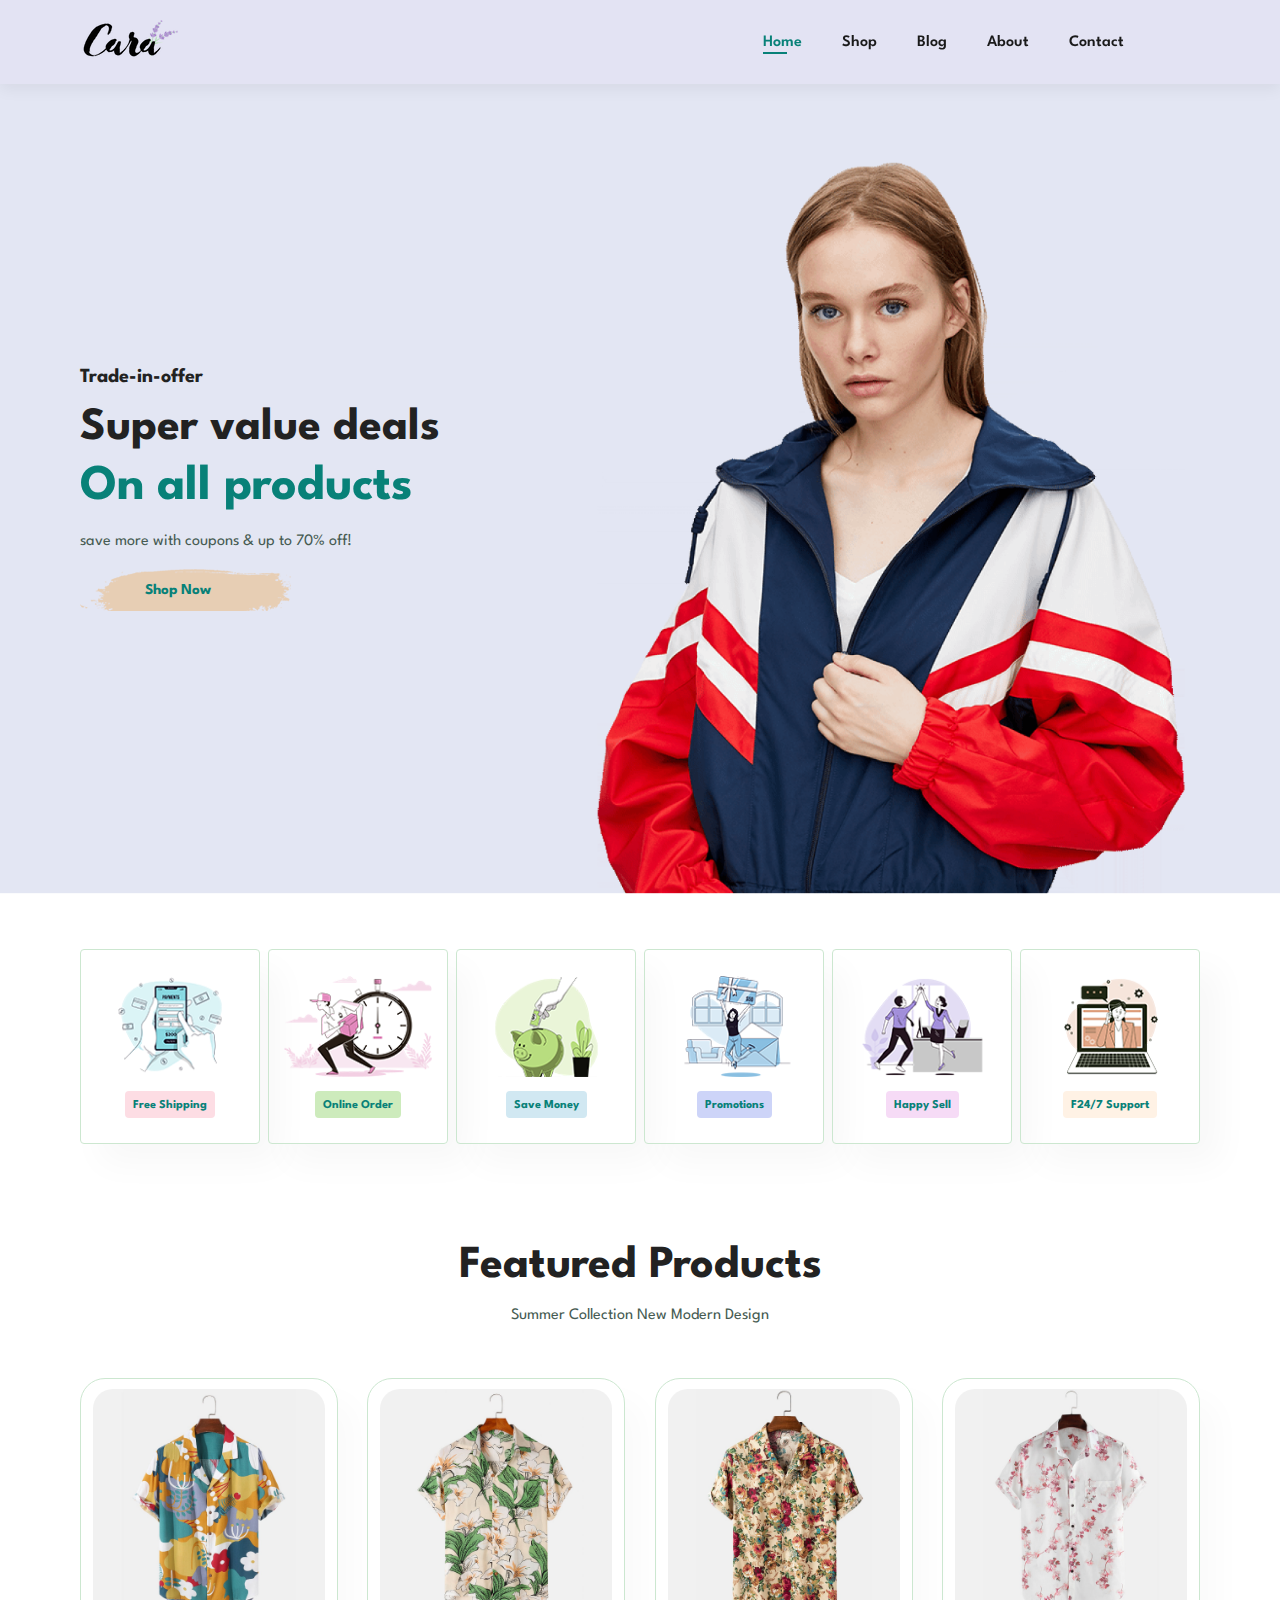
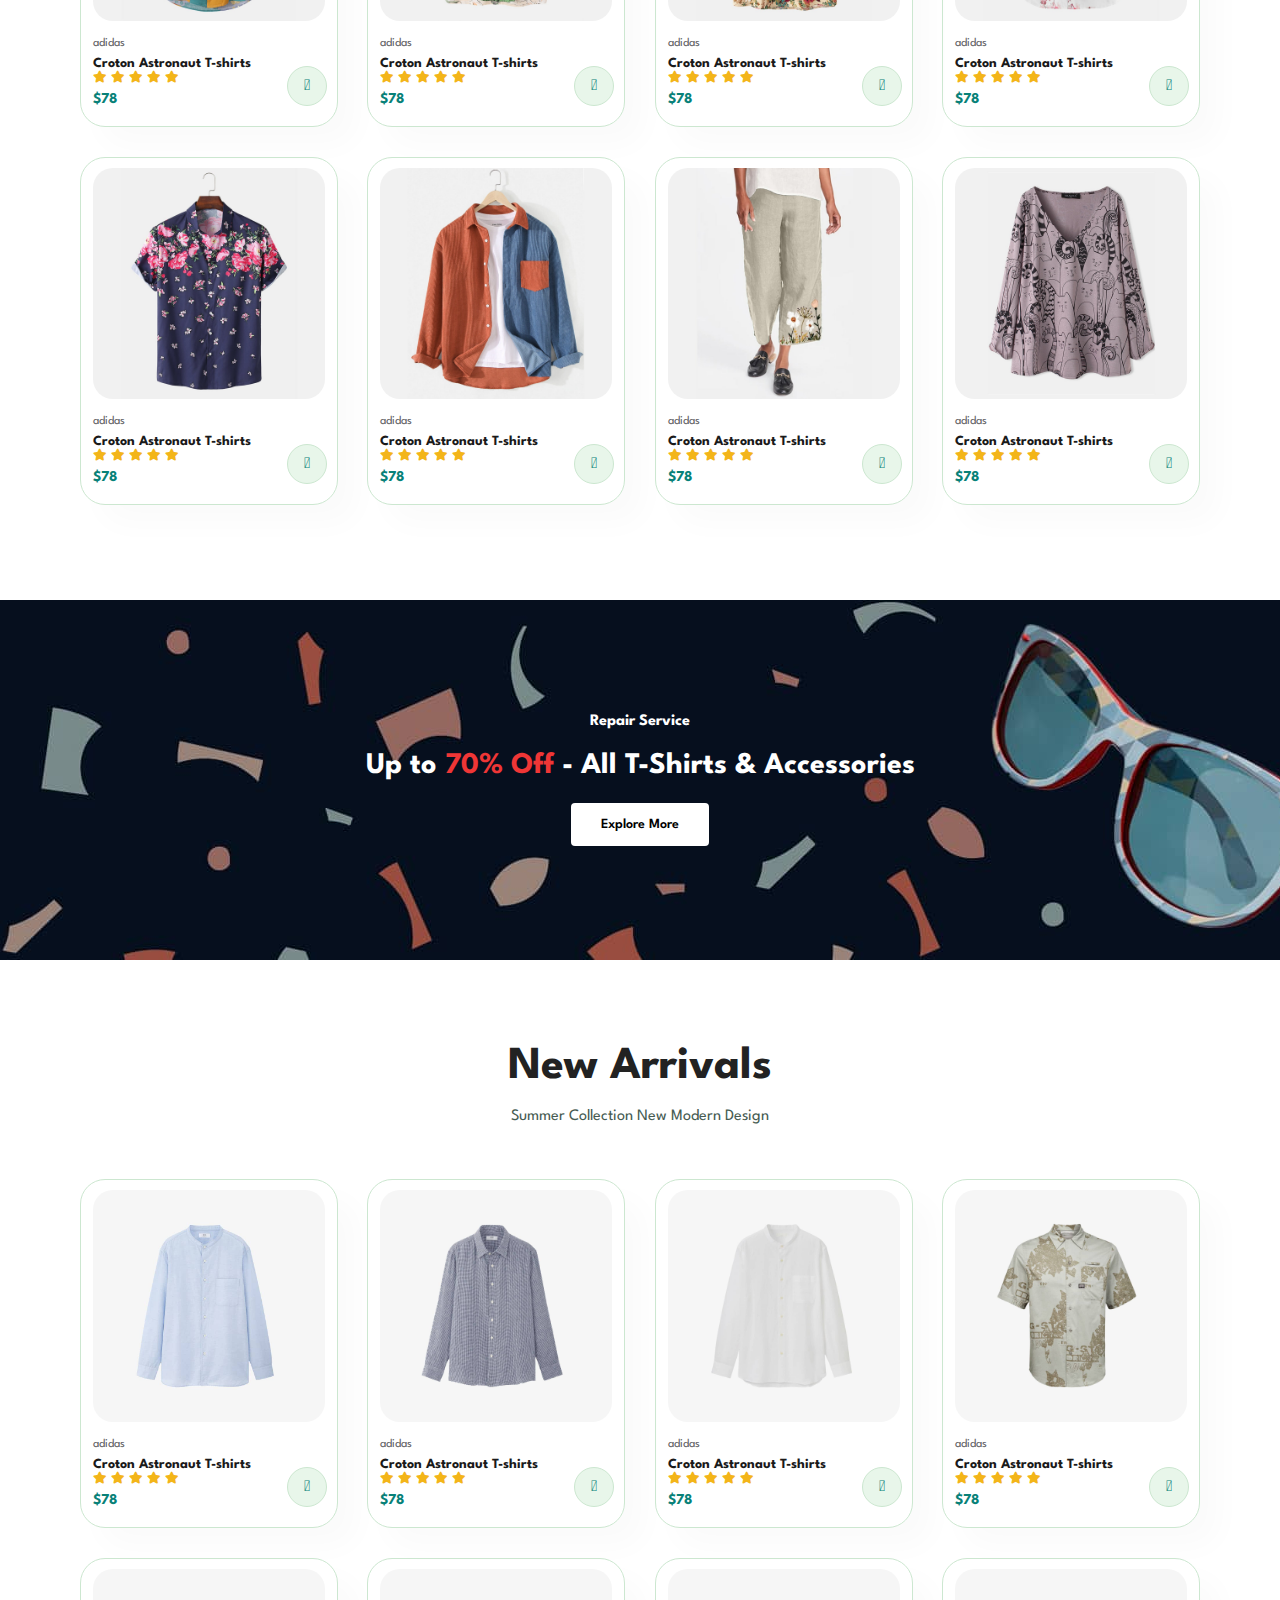
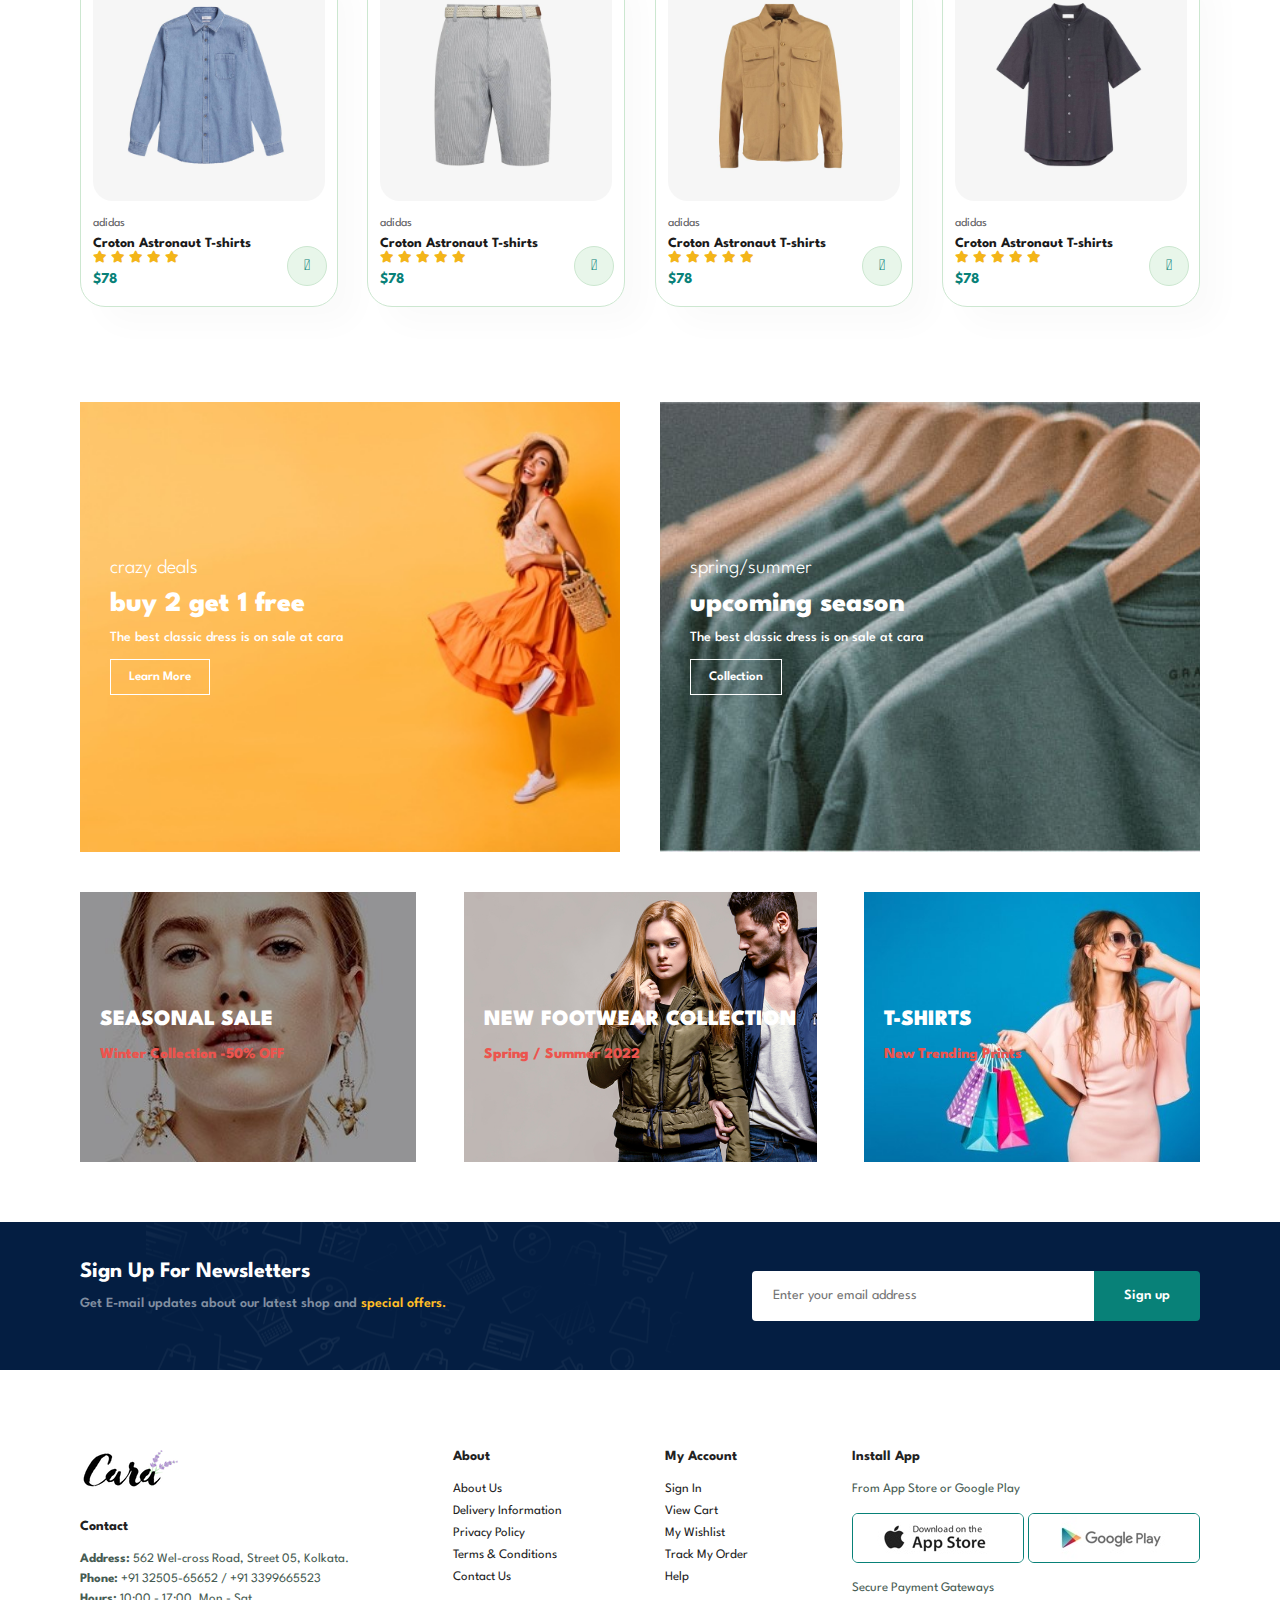
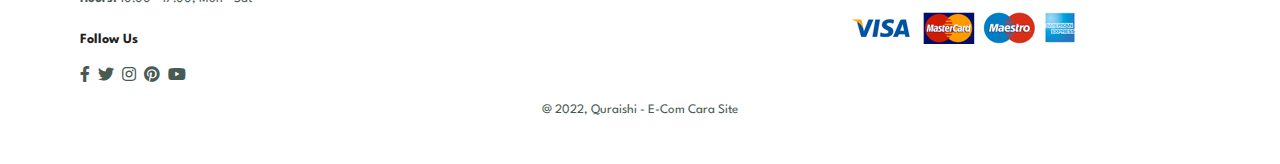
<file: index.html>
<!DOCTYPE html>
<html lang="en">
  <head>
    <meta charset="UTF-8" />
    <meta http-equiv="X-UA-Compatible" content="IE=edge" />
    <meta name="viewport" content="width=device-width, initial-scale=1.0" />
    <title>Cara | E-Commerce</title>
    <!-- Font-Awesone CDN Link -->
    <link
      rel="stylesheet"
      href="https://pro.fontawesome.com/releases/v5.10.0/css/all.css"
    />
    <!--Link Style.CSS-->
    <link rel="stylesheet" href="./style.css" />
  </head>
  <body>
    <!---Header-->
    <section id="header">
      <!-- logo -->
      <a href="./index.html"><img src="./img/logo.png" class="logo" alt="logo" /></a>
      <!-- Nav-Links -->
      <div>
        <ul id="navbar">
          <li><a class="active" href="./index.html">Home</a></li>
          <li><a href="./shop.html">Shop</a></li>
          <li><a href="./blog.html">Blog</a></li>
          <li><a href="./about.html">About</a></li>
          <li><a href="./contact.html">Contact</a></li>
          <li id="lg-bag">
            <a href="./cart.html"><i class="far fa-shopping-bag"></i></a>
          </li>
          <a href="#" id="closed"><i class="far fa-times"></i></a>
        </ul>
      </div>
      <!-- Mobile Nav -->
      <div id="mobile">
        <a href="./cart.html"><i class="far fa-shopping-bag"></i></a>
        <i id="bar" class="fas fa-outdent"></i>
      </div>
    </section>
    <!--Hero section -->
    <section id="hero">
      <h4>Trade-in-offer</h4>
      <h2>Super value deals</h2>
      <h1>On all products</h1>
      <p>save more with coupons & up to 70% off!</p>
      <button class="">Shop Now</button>
    </section>
    <!-- Features -->
    <section id="feature" class="section-p1">
      <div class="fe-box">
        <img src="./img/features/f1.png" alt="" />
        <h6>Free Shipping</h6>
      </div>
      <div class="fe-box">
        <img src="./img/features/f2.png" alt="" />
        <h6>Online Order</h6>
      </div>
      <div class="fe-box">
        <img src="./img/features/f3.png" alt="" />
        <h6>Save Money</h6>
      </div>
      <div class="fe-box">
        <img src="./img/features/f4.png" alt="" />
        <h6>Promotions</h6>
      </div>
      <div class="fe-box">
        <img src="./img/features/f5.png" alt="" />
        <h6>Happy Sell</h6>
      </div>
      <div class="fe-box">
        <img src="./img/features/f6.png" alt="" />
        <h6>F24/7 Support</h6>
      </div>
    </section>
    <!--Features Products-->
    <section id="product1" class="section-p1">
      <h2>Featured Products</h2>
      <p>Summer Collection New Modern Design</p>
      <div class="pro-container">
        <!--Product--->
        <div class="pro">
          <img src="./img/products/f1.jpg" alt="product-1" srcset="" />
          <div class="des">
            <span>adidas</span>
            <h5>Croton Astronaut T-shirts</h5>
            <div class="star">
              <i class="fas fa-star"></i>
              <i class="fas fa-star"></i>
              <i class="fas fa-star"></i>
              <i class="fas fa-star"></i>
              <i class="fas fa-star"></i>
            </div>
            <h4>$78</h4>
          </div>
          <a href="#"><i class="fal fa-shopping-cart cart"></i></a>
        </div>
        <!--Product--->
        <div class="pro">
          <img src="./img/products/f2.jpg" alt="product-1" srcset="" />
          <div class="des">
            <span>adidas</span>
            <h5>Croton Astronaut T-shirts</h5>
            <div class="star">
              <i class="fas fa-star"></i>
              <i class="fas fa-star"></i>
              <i class="fas fa-star"></i>
              <i class="fas fa-star"></i>
              <i class="fas fa-star"></i>
            </div>
            <h4>$78</h4>
          </div>
          <a href="#"><i class="fal fa-shopping-cart cart"></i></a>
        </div>
        <!--Product--->
        <div class="pro">
          <img src="./img/products/f3.jpg" alt="product-1" />
          <div class="des">
            <span>adidas</span>
            <h5>Croton Astronaut T-shirts</h5>
            <div class="star">
              <i class="fas fa-star"></i>
              <i class="fas fa-star"></i>
              <i class="fas fa-star"></i>
              <i class="fas fa-star"></i>
              <i class="fas fa-star"></i>
            </div>
            <h4>$78</h4>
          </div>
          <a href="#"><i class="fal fa-shopping-cart cart"></i></a>
        </div>
        <!--Product--->
        <div class="pro">
          <img src="./img/products/f4.jpg" alt="product-1" srcset="" />
          <div class="des">
            <span>adidas</span>
            <h5>Croton Astronaut T-shirts</h5>
            <div class="star">
              <i class="fas fa-star"></i>
              <i class="fas fa-star"></i>
              <i class="fas fa-star"></i>
              <i class="fas fa-star"></i>
              <i class="fas fa-star"></i>
            </div>
            <h4>$78</h4>
          </div>
          <a href="#"><i class="fal fa-shopping-cart cart"></i></a>
        </div>
        <!--Product--->
        <div class="pro">
          <img src="./img/products/f5.jpg" alt="product-1" srcset="" />
          <div class="des">
            <span>adidas</span>
            <h5>Croton Astronaut T-shirts</h5>
            <div class="star">
              <i class="fas fa-star"></i>
              <i class="fas fa-star"></i>
              <i class="fas fa-star"></i>
              <i class="fas fa-star"></i>
              <i class="fas fa-star"></i>
            </div>
            <h4>$78</h4>
          </div>
          <a href="#"><i class="fal fa-shopping-cart cart"></i></a>
        </div>
        <!--Product--->
        <div class="pro">
          <img src="./img/products/f6.jpg" alt="product-1" srcset="" />
          <div class="des">
            <span>adidas</span>
            <h5>Croton Astronaut T-shirts</h5>
            <div class="star">
              <i class="fas fa-star"></i>
              <i class="fas fa-star"></i>
              <i class="fas fa-star"></i>
              <i class="fas fa-star"></i>
              <i class="fas fa-star"></i>
            </div>
            <h4>$78</h4>
          </div>
          <a href="#"><i class="fal fa-shopping-cart cart"></i></a>
        </div>
        <!--Product--->
        <div class="pro">
          <img src="./img/products/f7.jpg" alt="product-1" srcset="" />
          <div class="des">
            <span>adidas</span>
            <h5>Croton Astronaut T-shirts</h5>
            <div class="star">
              <i class="fas fa-star"></i>
              <i class="fas fa-star"></i>
              <i class="fas fa-star"></i>
              <i class="fas fa-star"></i>
              <i class="fas fa-star"></i>
            </div>
            <h4>$78</h4>
          </div>
          <a href="#"><i class="fal fa-shopping-cart cart"></i></a>
        </div>
        <!--Product--->
        <div class="pro">
          <img src="./img/products/f8.jpg" alt="product-1" srcset="" />
          <div class="des">
            <span>adidas</span>
            <h5>Croton Astronaut T-shirts</h5>
            <div class="star">
              <i class="fas fa-star"></i>
              <i class="fas fa-star"></i>
              <i class="fas fa-star"></i>
              <i class="fas fa-star"></i>
              <i class="fas fa-star"></i>
            </div>
            <h4>$78</h4>
          </div>
          <a href="#"><i class="fal fa-shopping-cart cart"></i></a>
        </div>
      </div>
    </section>
    <!--Banner-->
    <div id="banner" class="section-m1">
      <h4>Repair Service</h4>
      <h2>Up to <span>70% Off</span> - All T-Shirts & Accessories</h2>
      <button class="normal">Explore More</button>
    </div>
    <!---New Arrival Products-->
    <section id="product1" class="section-p1">
      <h2>New Arrivals</h2>
      <p>Summer Collection New Modern Design</p>
      <div class="pro-container">
        <!--Product--->
        <div class="pro">
          <img src="./img/products/n1.jpg" alt="product-1" srcset="" />
          <div class="des">
            <span>adidas</span>
            <h5>Croton Astronaut T-shirts</h5>
            <div class="star">
              <i class="fas fa-star"></i>
              <i class="fas fa-star"></i>
              <i class="fas fa-star"></i>
              <i class="fas fa-star"></i>
              <i class="fas fa-star"></i>
            </div>
            <h4>$78</h4>
          </div>
          <a href="#"><i class="fal fa-shopping-cart cart"></i></a>
        </div>
        <!--Product--->
        <div class="pro">
          <img src="./img/products/n2.jpg" alt="product-1" srcset="" />
          <div class="des">
            <span>adidas</span>
            <h5>Croton Astronaut T-shirts</h5>
            <div class="star">
              <i class="fas fa-star"></i>
              <i class="fas fa-star"></i>
              <i class="fas fa-star"></i>
              <i class="fas fa-star"></i>
              <i class="fas fa-star"></i>
            </div>
            <h4>$78</h4>
          </div>
          <a href="#"><i class="fal fa-shopping-cart cart"></i></a>
        </div>
        <!--Product--->
        <div class="pro">
          <img src="./img/products/n3.jpg" alt="product-1" />
          <div class="des">
            <span>adidas</span>
            <h5>Croton Astronaut T-shirts</h5>
            <div class="star">
              <i class="fas fa-star"></i>
              <i class="fas fa-star"></i>
              <i class="fas fa-star"></i>
              <i class="fas fa-star"></i>
              <i class="fas fa-star"></i>
            </div>
            <h4>$78</h4>
          </div>
          <a href="#"><i class="fal fa-shopping-cart cart"></i></a>
        </div>
        <!--Product--->
        <div class="pro">
          <img src="./img/products/n4.jpg" alt="product-1" srcset="" />
          <div class="des">
            <span>adidas</span>
            <h5>Croton Astronaut T-shirts</h5>
            <div class="star">
              <i class="fas fa-star"></i>
              <i class="fas fa-star"></i>
              <i class="fas fa-star"></i>
              <i class="fas fa-star"></i>
              <i class="fas fa-star"></i>
            </div>
            <h4>$78</h4>
          </div>
          <a href="#"><i class="fal fa-shopping-cart cart"></i></a>
        </div>
        <!--Product--->
        <div class="pro">
          <img src="./img/products/n5.jpg" alt="product-1" srcset="" />
          <div class="des">
            <span>adidas</span>
            <h5>Croton Astronaut T-shirts</h5>
            <div class="star">
              <i class="fas fa-star"></i>
              <i class="fas fa-star"></i>
              <i class="fas fa-star"></i>
              <i class="fas fa-star"></i>
              <i class="fas fa-star"></i>
            </div>
            <h4>$78</h4>
          </div>
          <a href="#"><i class="fal fa-shopping-cart cart"></i></a>
        </div>
        <!--Product--->
        <div class="pro">
          <img src="./img/products/n6.jpg" alt="product-1" srcset="" />
          <div class="des">
            <span>adidas</span>
            <h5>Croton Astronaut T-shirts</h5>
            <div class="star">
              <i class="fas fa-star"></i>
              <i class="fas fa-star"></i>
              <i class="fas fa-star"></i>
              <i class="fas fa-star"></i>
              <i class="fas fa-star"></i>
            </div>
            <h4>$78</h4>
          </div>
          <a href="#"><i class="fal fa-shopping-cart cart"></i></a>
        </div>
        <!--Product--->
        <div class="pro">
          <img src="./img/products/n7.jpg" alt="product-1" srcset="" />
          <div class="des">
            <span>adidas</span>
            <h5>Croton Astronaut T-shirts</h5>
            <div class="star">
              <i class="fas fa-star"></i>
              <i class="fas fa-star"></i>
              <i class="fas fa-star"></i>
              <i class="fas fa-star"></i>
              <i class="fas fa-star"></i>
            </div>
            <h4>$78</h4>
          </div>
          <a href="#"><i class="fal fa-shopping-cart cart"></i></a>
        </div>
        <!--Product--->
        <div class="pro">
          <img src="./img/products/n8.jpg" alt="product-1" srcset="" />
          <div class="des">
            <span>adidas</span>
            <h5>Croton Astronaut T-shirts</h5>
            <div class="star">
              <i class="fas fa-star"></i>
              <i class="fas fa-star"></i>
              <i class="fas fa-star"></i>
              <i class="fas fa-star"></i>
              <i class="fas fa-star"></i>
            </div>
            <h4>$78</h4>
          </div>
          <a href="#"><i class="fal fa-shopping-cart cart"></i></a>
        </div>
      </div>
    </section>
    <!---SM-Banner-->
    <section id="sm-banner" class="section-p1">
      <!--banner-box-->
      <div class="banner-box banner-box-1">
        <h4>crazy deals</h4>
        <h2>buy 2 get 1 free</h2>
        <span>The best classic dress is on sale at cara</span>
        <button class="white">Learn More</button>
      </div>
      <!--banner-box-->
      <div class="banner-box banner-box-2">
        <h4>spring/summer</h4>
        <h2>upcoming season</h2>
        <span>The best classic dress is on sale at cara</span>
        <button class="white">Collection</button>
      </div>
    </section>
    <!---Banner-->
    <section id="banner3">
      <!---b-1-->
      <div class="banner-box b-1">
        <h2>SEASONAL SALE</h2>
        <h3>Winter Collection -50% OFF</h3>
      </div>
      <!---b-2-->
      <div class="banner-box b-2">
        <h2>NEW FOOTWEAR COLLECTION</h2>
        <h3>Spring / Summer 2022</h3>
      </div>
      <!---b-3-->
      <div class="banner-box b-3">
        <h2>T-SHIRTS</h2>
        <h3>New Trending Prints</h3>
      </div>
    </section>
    <!---newsletter-->
    <section id="newsletter" class="section-p1 section-m1">
      <div class="newstext">
        <h4>Sign Up For Newsletters</h4>
        <p>
          Get E-mail updates about our latest shop and
          <span>special offers.</span>
        </p>
      </div>
      <div class="form">
        <input type="text" placeholder="Enter your email address" />
        <button class="normal">Sign up</button>
      </div>
    </section>
    <!---Footer-->
    <footer class="section-p1">
      <div class="col">
        <img class="f-logo" src="./img/logo.png" alt="logo" />
        <h4>Contact</h4>
        <p><strong>Address:</strong> 562 Wel-cross Road, Street 05, Kolkata.</p>
        <p><strong>Phone:</strong> +91 32505-65652 / +91 3399665523</p>
        <p><strong>Hours:</strong> 10:00 - 17:00, Mon - Sat</p>
        <div class="follow">
          <h4>Follow Us</h4>
          <div class="icon">
            <i class="fab fa-facebook-f"></i>
            <i class="fab fa-twitter"></i>
            <i class="fab fa-instagram"></i>
            <i class="fab fa-pinterest"></i>
            <i class="fab fa-youtube"></i>
          </div>
        </div>
      </div>
      <div class="col">
        <h4>About</h4>
        <a href="#">About Us</a>
        <a href="#">Delivery Information</a>
        <a href="#">Privacy Policy</a>
        <a href="#">Terms & Conditions</a>
        <a href="#">Contact Us</a>
      </div>
      <div class="col">
        <h4>My Account</h4>
        <a href="#">Sign In</a>
        <a href="#">View Cart</a>
        <a href="#">My Wishlist</a>
        <a href="#">Track My Order</a>
        <a href="#">Help</a>
      </div>
      <div class="col install">
        <h4>Install App</h4>
        <p>From App Store or Google Play</p>
        <div class="row">
          <img src="./img/pay/app.jpg" alt="app" />
          <img src="./img/pay/play.jpg" alt="play" />
        </div>
        <p>Secure Payment Gateways</p>
        <img src="./img/pay/pay.png" alt="pay" />
      </div>
      <div class="copyright">
        <p>@ 2022, Quraishi - E-Com Cara Site</p>
      </div>
    </footer>

    <!--Link JavaScript-->
    <script src="./script.js"></script>
  </body>
</html>
</file>
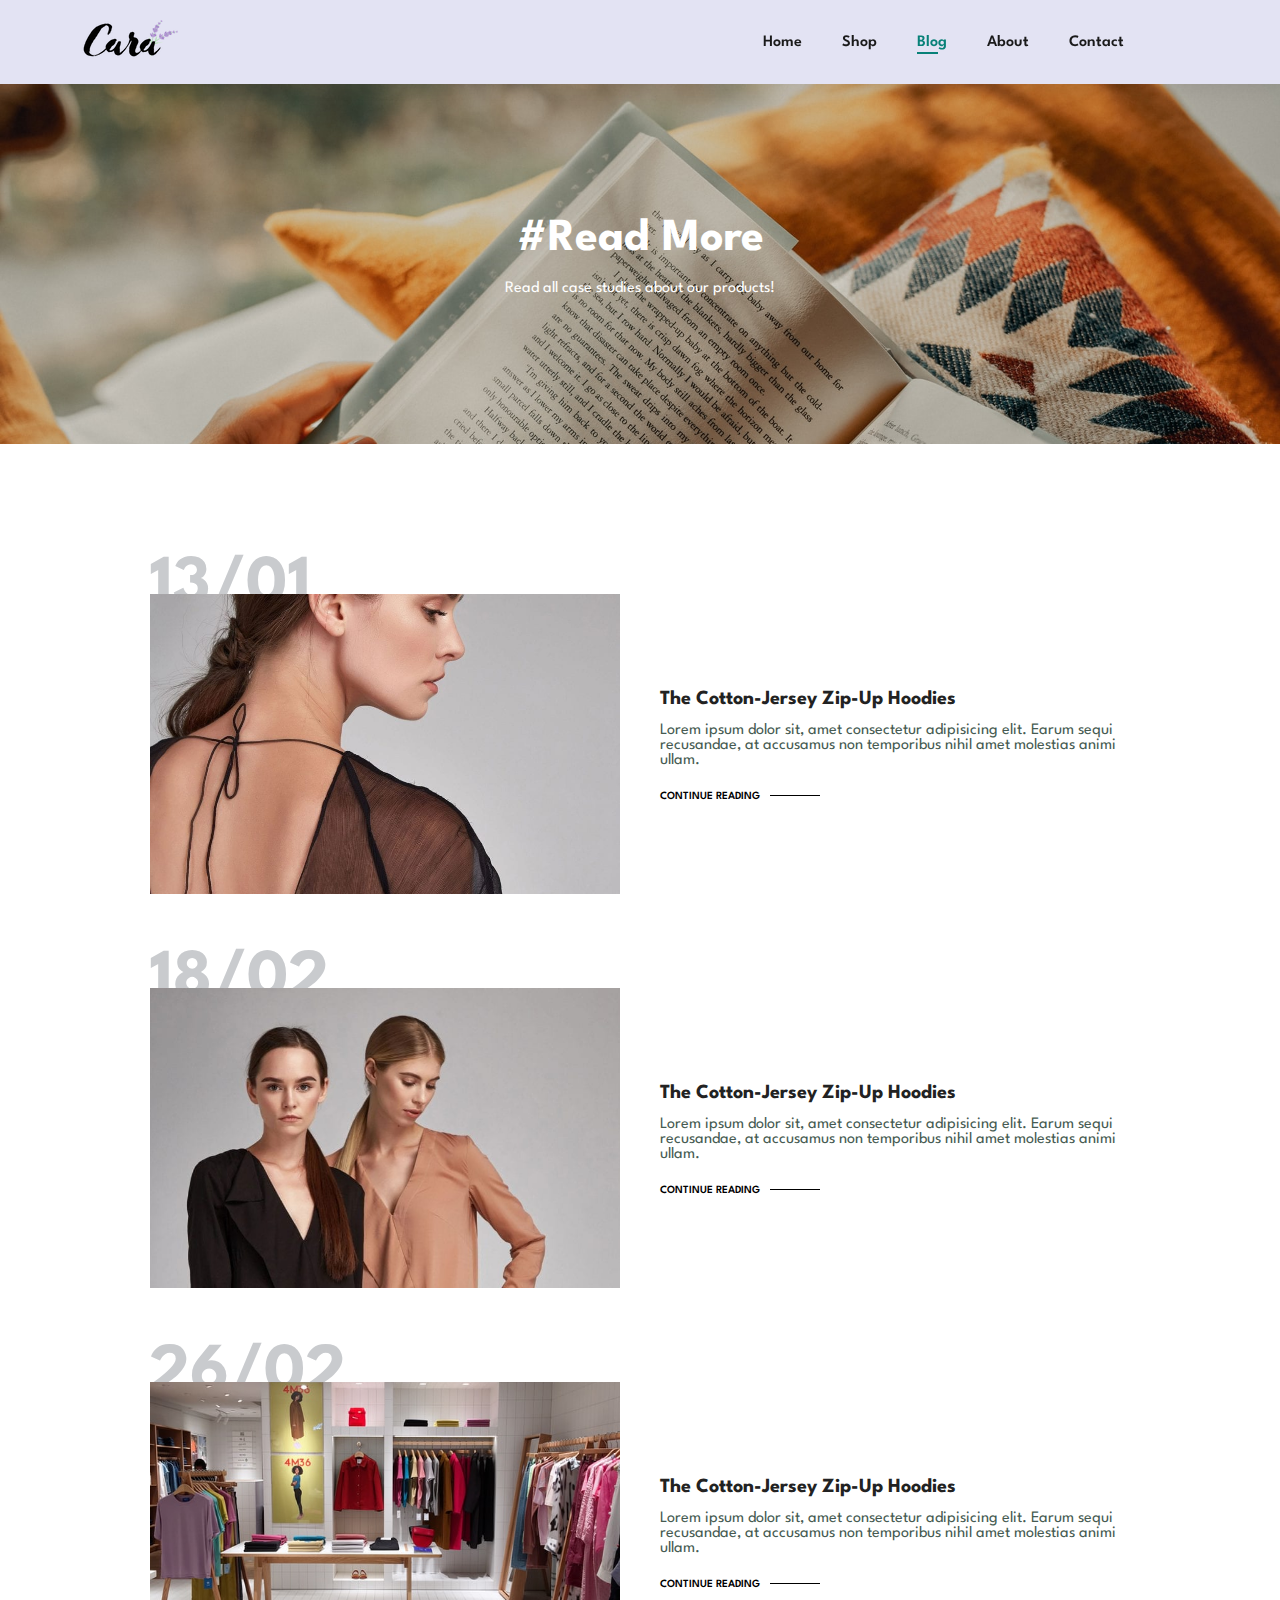
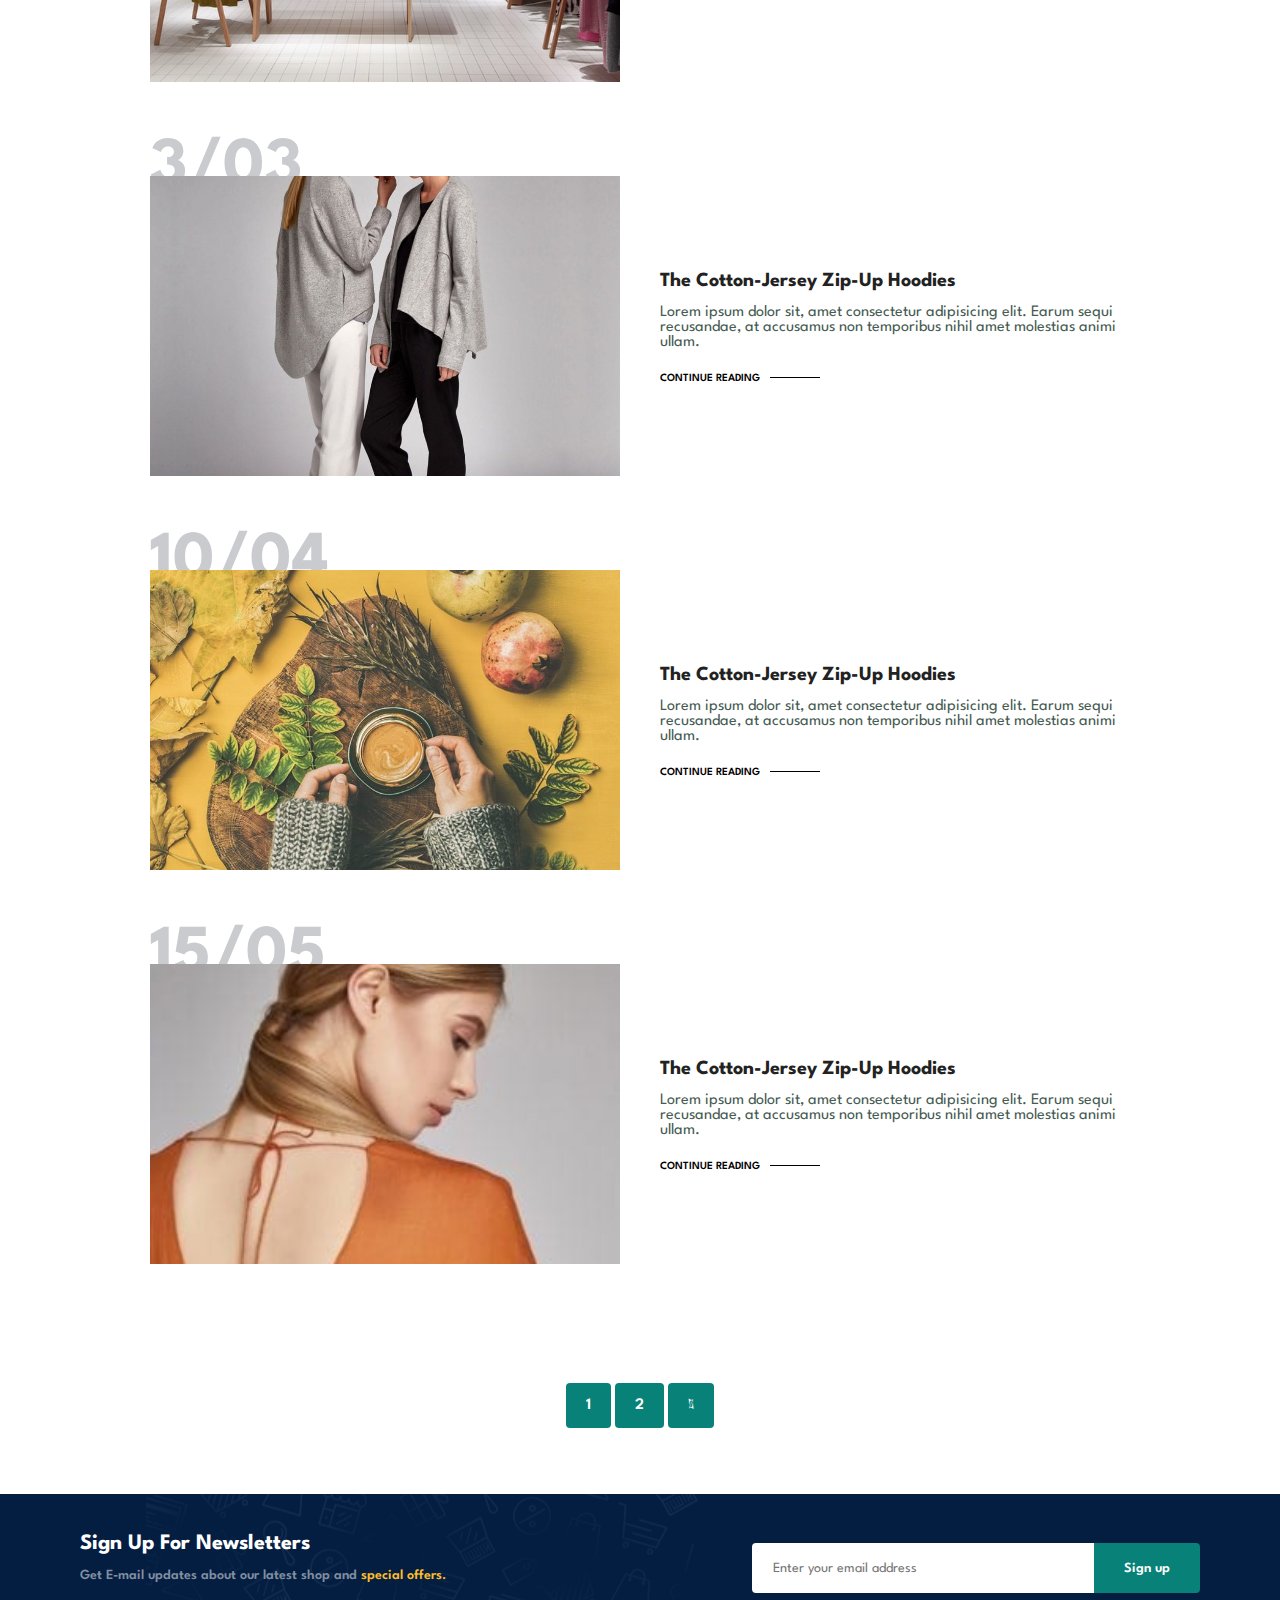
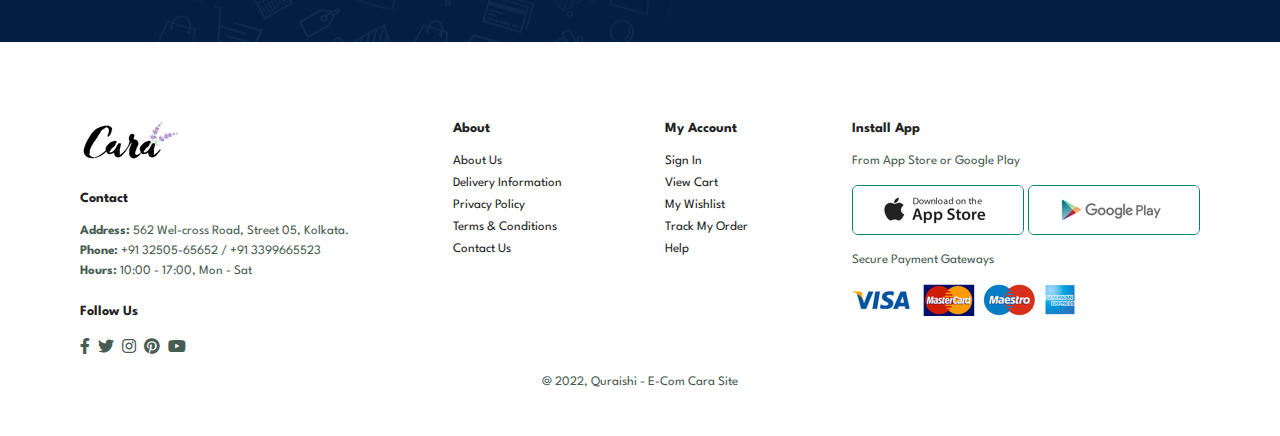
<file: blog.html>
<!DOCTYPE html>
<html lang="en">
  <head>
    <meta charset="UTF-8" />
    <meta http-equiv="X-UA-Compatible" content="IE=edge" />
    <meta name="viewport" content="width=device-width, initial-scale=1.0" />
    <title>Cara | E-Commerce</title>
    <!-- Font-Awesone CDN Link -->
    <link
      rel="stylesheet"
      href="https://pro.fontawesome.com/releases/v5.10.0/css/all.css"
    />
    <!--Link Style.CSS-->
    <link rel="stylesheet" href="./style.css" />
  </head>
  <body>
    <!---Header-->
    <section id="header">
      <!-- logo -->
      <a href="./index.html"><img src="./img/logo.png" class="logo" alt="logo" /></a>
      <!-- Nav-Links -->
      <div>
        <ul id="navbar">
          <li><a href="./index.html">Home</a></li>
          <li><a href="./shop.html" >Shop</a></li>
          <li><a href="./blog.html" class="active" >Blog</a></li>
          <li><a href="./about.html">About</a></li>
          <li><a href="./contact.html">Contact</a></li>
          <li id="lg-bag">
            <a href="./cart.html"><i class="far fa-shopping-bag"></i></a>
          </li>
          <a href="#" id="closed"><i class="far fa-times"></i></a>
        </ul>
      </div>
      <!-- Mobile Nav -->
      <div id="mobile">
        <a href="./cart.html"><i class="far fa-shopping-bag"></i></a>
        <i id="bar" class="fas fa-outdent"></i>
      </div>
    </section>
    <!--Page Header -->
    <section id="page-header" class="blog-header">
      <h2>#Read More</h2>
      <p>Read all case studies about our products!</p>
    </section>

    <!----Blog-->
    <section id="blog">
        <!---Blog Box-->
        <div class="blog-box">
            <!---Blog Image-->
            <div class="blog-img">
                <img src="./img/blog/b1.jpg" alt="img">
            </div>
            <!---Blog Details-->
            <div class="blog-details">
                    <h4>The Cotton-Jersey Zip-Up Hoodies</h4>
                    <p>Lorem ipsum dolor sit, amet consectetur adipisicing elit. Earum sequi recusandae, at accusamus non temporibus nihil amet molestias animi ullam.</p>
                    <a href="#" >CONTINUE READING</a>
            </div>
            <h1>13/01</h1>
        </div>
        <!---Blog Box-->
        <div class="blog-box">
            <!---Blog Image-->
            <div class="blog-img">
                <img src="./img/blog/b2.jpg" alt="img">
            </div>
            <!---Blog Details-->
            <div class="blog-details">
                    <h4>The Cotton-Jersey Zip-Up Hoodies</h4>
                    <p>Lorem ipsum dolor sit, amet consectetur adipisicing elit. Earum sequi recusandae, at accusamus non temporibus nihil amet molestias animi ullam.</p>
                    <a href="#" >CONTINUE READING</a>
            </div>
            <h1>18/02</h1>
        </div>
        <!---Blog Box-->
        <div class="blog-box">
            <!---Blog Image-->
            <div class="blog-img">
                <img src="./img/blog/b3.jpg" alt="img">
            </div>
            <!---Blog Details-->
            <div class="blog-details">
                    <h4>The Cotton-Jersey Zip-Up Hoodies</h4>
                    <p>Lorem ipsum dolor sit, amet consectetur adipisicing elit. Earum sequi recusandae, at accusamus non temporibus nihil amet molestias animi ullam.</p>
                    <a href="#" >CONTINUE READING</a>
            </div>
            <h1>26/02</h1>
        </div>
        <!---Blog Box-->
        <div class="blog-box">
            <!---Blog Image-->
            <div class="blog-img">
                <img src="./img/blog/b4.jpg" alt="img">
            </div>
            <!---Blog Details-->
            <div class="blog-details">
                    <h4>The Cotton-Jersey Zip-Up Hoodies</h4>
                    <p>Lorem ipsum dolor sit, amet consectetur adipisicing elit. Earum sequi recusandae, at accusamus non temporibus nihil amet molestias animi ullam.</p>
                    <a href="#" >CONTINUE READING</a>
            </div>
            <h1>3/03</h1>
        </div>
        <!---Blog Box-->
        <div class="blog-box">
            <!---Blog Image-->
            <div class="blog-img">
                <img src="./img/blog/b6.jpg" alt="img">
            </div>
            <!---Blog Details-->
            <div class="blog-details">
                    <h4>The Cotton-Jersey Zip-Up Hoodies</h4>
                    <p>Lorem ipsum dolor sit, amet consectetur adipisicing elit. Earum sequi recusandae, at accusamus non temporibus nihil amet molestias animi ullam.</p>
                    <a href="#" >CONTINUE READING</a>
            </div>
            <h1>10/04</h1>
        </div>
        <!---Blog Box-->
        <div class="blog-box">
            <!---Blog Image-->
            <div class="blog-img">
                <img src="./img/blog/b7.jpg" alt="img">
            </div>
            <!---Blog Details-->
            <div class="blog-details">
                    <h4>The Cotton-Jersey Zip-Up Hoodies</h4>
                    <p>Lorem ipsum dolor sit, amet consectetur adipisicing elit. Earum sequi recusandae, at accusamus non temporibus nihil amet molestias animi ullam.</p>
                    <a href="#" >CONTINUE READING</a>
            </div>
            <h1>15/05</h1>
        </div>
    </section>

   

    <!---Pagination-->
    <section id="pagination" class="section-p1" >
        <a href="#">1</a>
        <a href="#">2</a>
        <a href="#"><i class="fal fa-long-arrow-alt-right"></i></a>

    </section> 

    <!---newsletter-->
    <section id="newsletter" class="section-p1 section-m1">
      <div class="newstext">
        <h4>Sign Up For Newsletters</h4>
        <p>
          Get E-mail updates about our latest shop and
          <span>special offers.</span>
        </p>
      </div>
      <div class="form">
        <input type="text" placeholder="Enter your email address" />
        <button class="normal">Sign up</button>
      </div>
    </section>
    <!---Footer-->
    <footer class="section-p1">
      <div class="col">
        <img class="f-logo" src="./img/logo.png" alt="logo" />
        <h4>Contact</h4>
        <p><strong>Address:</strong> 562 Wel-cross Road, Street 05, Kolkata.</p>
        <p><strong>Phone:</strong> +91 32505-65652 / +91 3399665523</p>
        <p><strong>Hours:</strong> 10:00 - 17:00, Mon - Sat</p>
        <div class="follow">
          <h4>Follow Us</h4>
          <div class="icon">
            <i class="fab fa-facebook-f"></i>
            <i class="fab fa-twitter"></i>
            <i class="fab fa-instagram"></i>
            <i class="fab fa-pinterest"></i>
            <i class="fab fa-youtube"></i>
          </div>
        </div>
      </div>
      <div class="col">
        <h4>About</h4>
        <a href="#">About Us</a>
        <a href="#">Delivery Information</a>
        <a href="#">Privacy Policy</a>
        <a href="#">Terms & Conditions</a>
        <a href="#">Contact Us</a>
      </div>
      <div class="col">
        <h4>My Account</h4>
        <a href="#">Sign In</a>
        <a href="#">View Cart</a>
        <a href="#">My Wishlist</a>
        <a href="#">Track My Order</a>
        <a href="#">Help</a>
      </div>
      <div class="col install">
        <h4>Install App</h4>
        <p>From App Store or Google Play</p>
        <div class="row">
          <img src="./img/pay/app.jpg" alt="app" />
          <img src="./img/pay/play.jpg" alt="play" />
        </div>
        <p>Secure Payment Gateways</p>
        <img src="./img/pay/pay.png" alt="pay" />
      </div>
      <div class="copyright">
        <p>@ 2022, Quraishi - E-Com Cara Site</p>
      </div>
    </footer>

    <!--Link JavaScript-->
    <script src="./script.js"></script>
  </body>
</html>
</file>
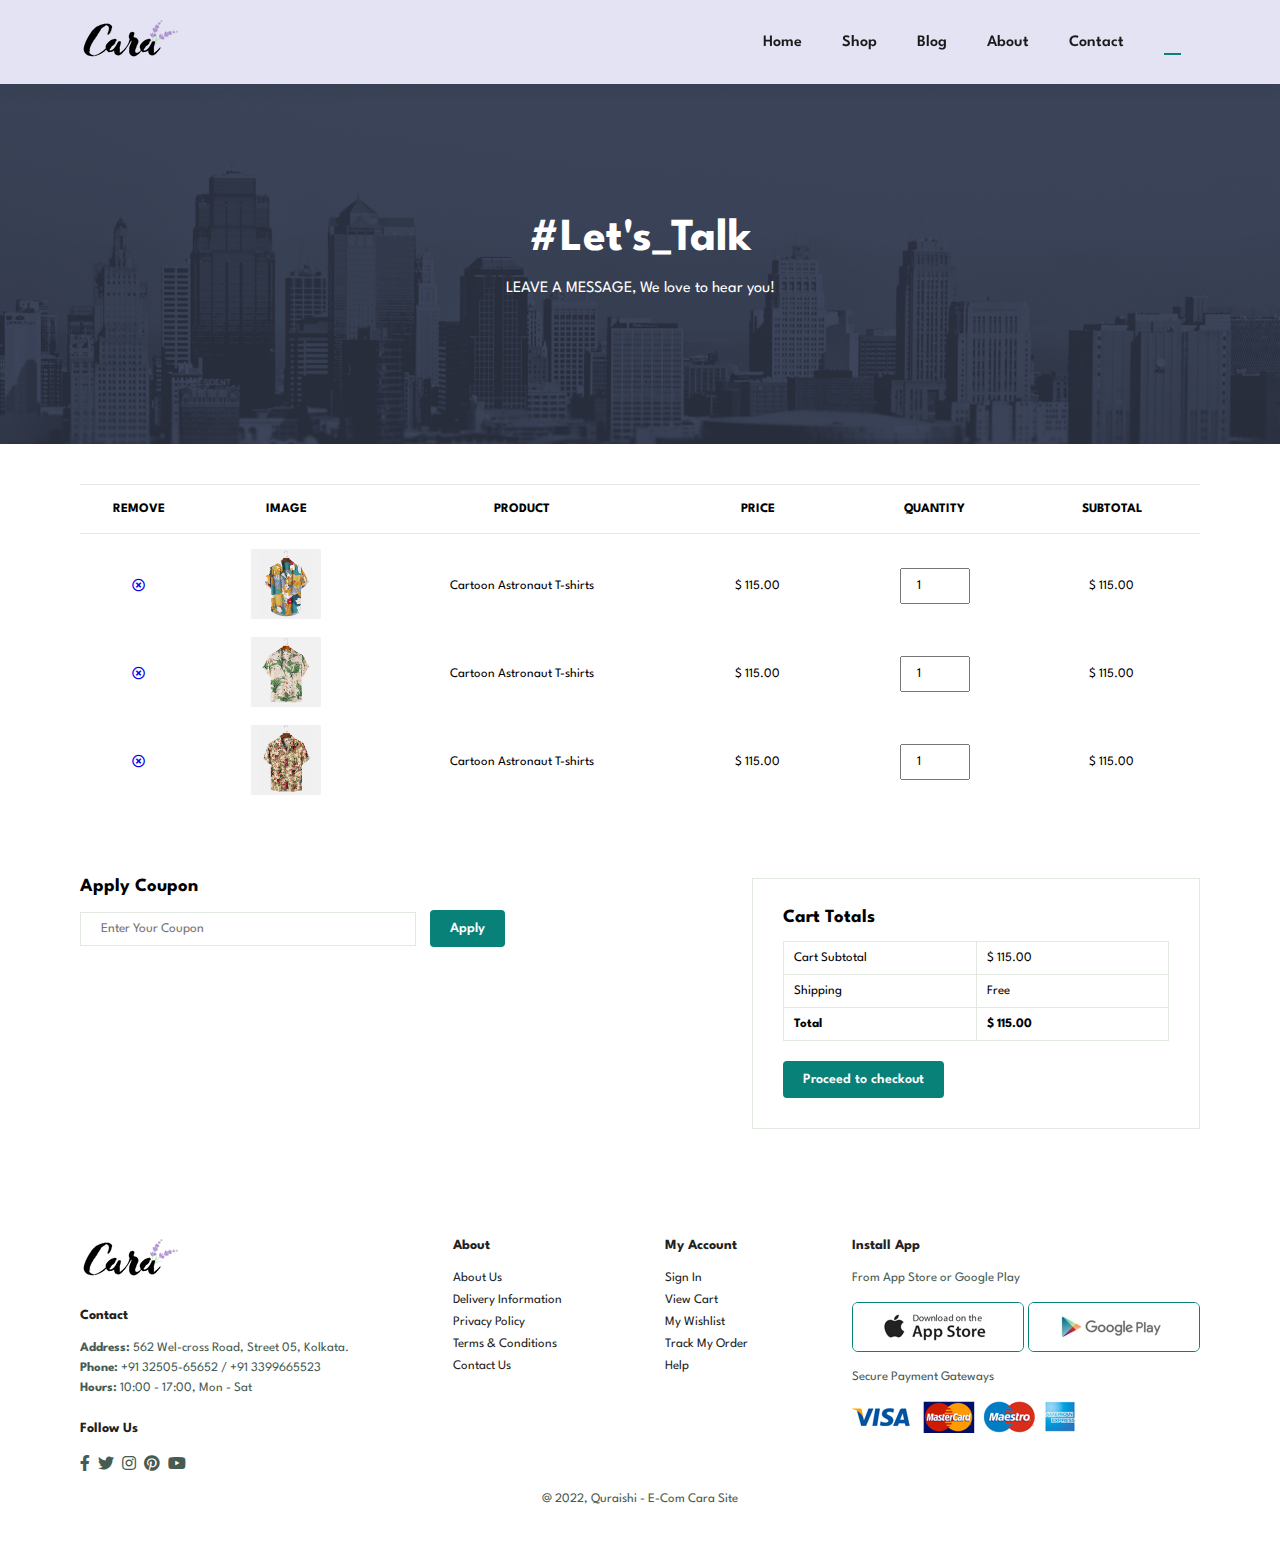
<file: cart.html>
<!DOCTYPE html>
<html lang="en">
  <head>
    <meta charset="UTF-8" />
    <meta http-equiv="X-UA-Compatible" content="IE=edge" />
    <meta name="viewport" content="width=device-width, initial-scale=1.0" />
    <title>Cara | E-Commerce</title>
    <!-- Font-Awesone CDN Link -->
    <link
      rel="stylesheet"
      href="https://pro.fontawesome.com/releases/v5.10.0/css/all.css"
    />
    <!--Link Style.CSS-->
    <link rel="stylesheet" href="./style.css" />
  </head>
  <body>
    <!---Header-->
    <section id="header">
      <!-- logo -->
      <a href="./index.html"
        ><img src="./img/logo.png" class="logo" alt="logo"
      /></a>
      <!-- Nav-Links -->
      <div>
        <ul id="navbar">
          <li><a href="./index.html">Home</a></li>
          <li><a href="./shop.html">Shop</a></li>
          <li><a href="./blog.html">Blog</a></li>
          <li><a href="./about.html">About</a></li>
          <li><a href="./contact.html">Contact</a></li>
          <li id="lg-bag">
            <a href="./cart.html" class="active"><i class="far fa-shopping-bag"></i></a>
          </li>
          <a href="#" id="closed"><i class="far fa-times"></i></a>
        </ul>
      </div>
      <!-- Mobile Nav -->
      <div id="mobile">
        <a href="./cart.html"><i class="far fa-shopping-bag"></i></a>
        <i id="bar" class="fas fa-outdent"></i>
      </div>
    </section>
    <!--Page Header -->
    <section id="page-header" class="contact-header">
      <h2>#Let's_Talk</h2>
      <p>LEAVE A MESSAGE, We love to hear you!</p>
    </section>
    <!-- Cart -->
    <section id="cart" class="section-p1">
        <!-- Table -->
        <table width="100%">
            <!-- Table Head-->
            <thead>
                <tr>
                    <td>Remove</td>
                    <td>Image</td>
                    <td>Product</td>
                    <td>Price</td>
                    <td>Quantity</td>
                    <td>Subtotal</td>
                </tr>
            </thead>
            <!-- Table Body-->
            <tbody>
                <!-- Table Row-->
                <tr>
                    <td><a href="#"><i class="far fa-times-circle"></i></a></td>
                    <td><img src="./img/products/f1.jpg" alt="img"></td>
                    <td>Cartoon Astronaut T-shirts</td>
                    <td>$ 115.00</td>
                    <td><input type="number" value="1"></td>
                    <td>$ 115.00</td>
                </tr>
                <!-- Table Row-->
                <tr>
                    <td><a href="#"><i class="far fa-times-circle"></i></a></td>
                    <td><img src="./img/products/f2.jpg" alt="img"></td>
                    <td>Cartoon Astronaut T-shirts</td>
                    <td>$ 115.00</td>
                    <td><input type="number" value="1"></td>
                    <td>$ 115.00</td>
                </tr>
                <!-- Table Row-->
                <tr>
                    <td><a href="#"><i class="far fa-times-circle"></i></a></td>
                    <td><img src="./img/products/f3.jpg" alt="img"></td>
                    <td>Cartoon Astronaut T-shirts</td>
                    <td>$ 115.00</td>
                    <td><input type="number" value="1"></td>
                    <td>$ 115.00</td>
                </tr>
            </tbody>
        </table>
    </section>
    <!---Cart Add--->
    <section id="cart-add" class="section-p1" >
      <!---Coupon-->
        <div id="coupon">
          <h3>Apply Coupon</h3>
          <div>
            <input type="text" placeholder="Enter Your Coupon" >
            <button class="normal">Apply</button>
          </div>
        </div>
        <div id="subtotal">
          <h3>Cart Totals</h3>
          <table>
            <tr>
              <td>Cart Subtotal</td>
              <td>$ 115.00</td>
            </tr>
            <tr>
              <td>Shipping</td>
              <td>Free</td>
            </tr>
            <tr>
              <td><strong>Total</strong></td>
              <td><strong>$ 115.00</strong></td>
            </tr>
          </table>
          <button class="normal" >Proceed to checkout</button>
        </div>
    </section>
    <!---Footer-->
    <footer class="section-p1">
      <div class="col">
        <img class="f-logo" src="./img/logo.png" alt="logo" />
        <h4>Contact</h4>
        <p><strong>Address:</strong> 562 Wel-cross Road, Street 05, Kolkata.</p>
        <p><strong>Phone:</strong> +91 32505-65652 / +91 3399665523</p>
        <p><strong>Hours:</strong> 10:00 - 17:00, Mon - Sat</p>
        <div class="follow">
          <h4>Follow Us</h4>
          <div class="icon">
            <i class="fab fa-facebook-f"></i>
            <i class="fab fa-twitter"></i>
            <i class="fab fa-instagram"></i>
            <i class="fab fa-pinterest"></i>
            <i class="fab fa-youtube"></i>
          </div>
        </div>
      </div>
      <div class="col">
        <h4>About</h4>
        <a href="#">About Us</a>
        <a href="#">Delivery Information</a>
        <a href="#">Privacy Policy</a>
        <a href="#">Terms & Conditions</a>
        <a href="#">Contact Us</a>
      </div>
      <div class="col">
        <h4>My Account</h4>
        <a href="#">Sign In</a>
        <a href="#">View Cart</a>
        <a href="#">My Wishlist</a>
        <a href="#">Track My Order</a>
        <a href="#">Help</a>
      </div>
      <div class="col install">
        <h4>Install App</h4>
        <p>From App Store or Google Play</p>
        <div class="row">
          <img src="./img/pay/app.jpg" alt="app" />
          <img src="./img/pay/play.jpg" alt="play" />
        </div>
        <p>Secure Payment Gateways</p>
        <img src="./img/pay/pay.png" alt="pay" />
      </div>
      <div class="copyright">
        <p>@ 2022, Quraishi - E-Com Cara Site</p>
      </div>
    </footer>

    <!--Link JavaScript-->
    <script src="./script.js"></script>
  </body>
</html>
</file>
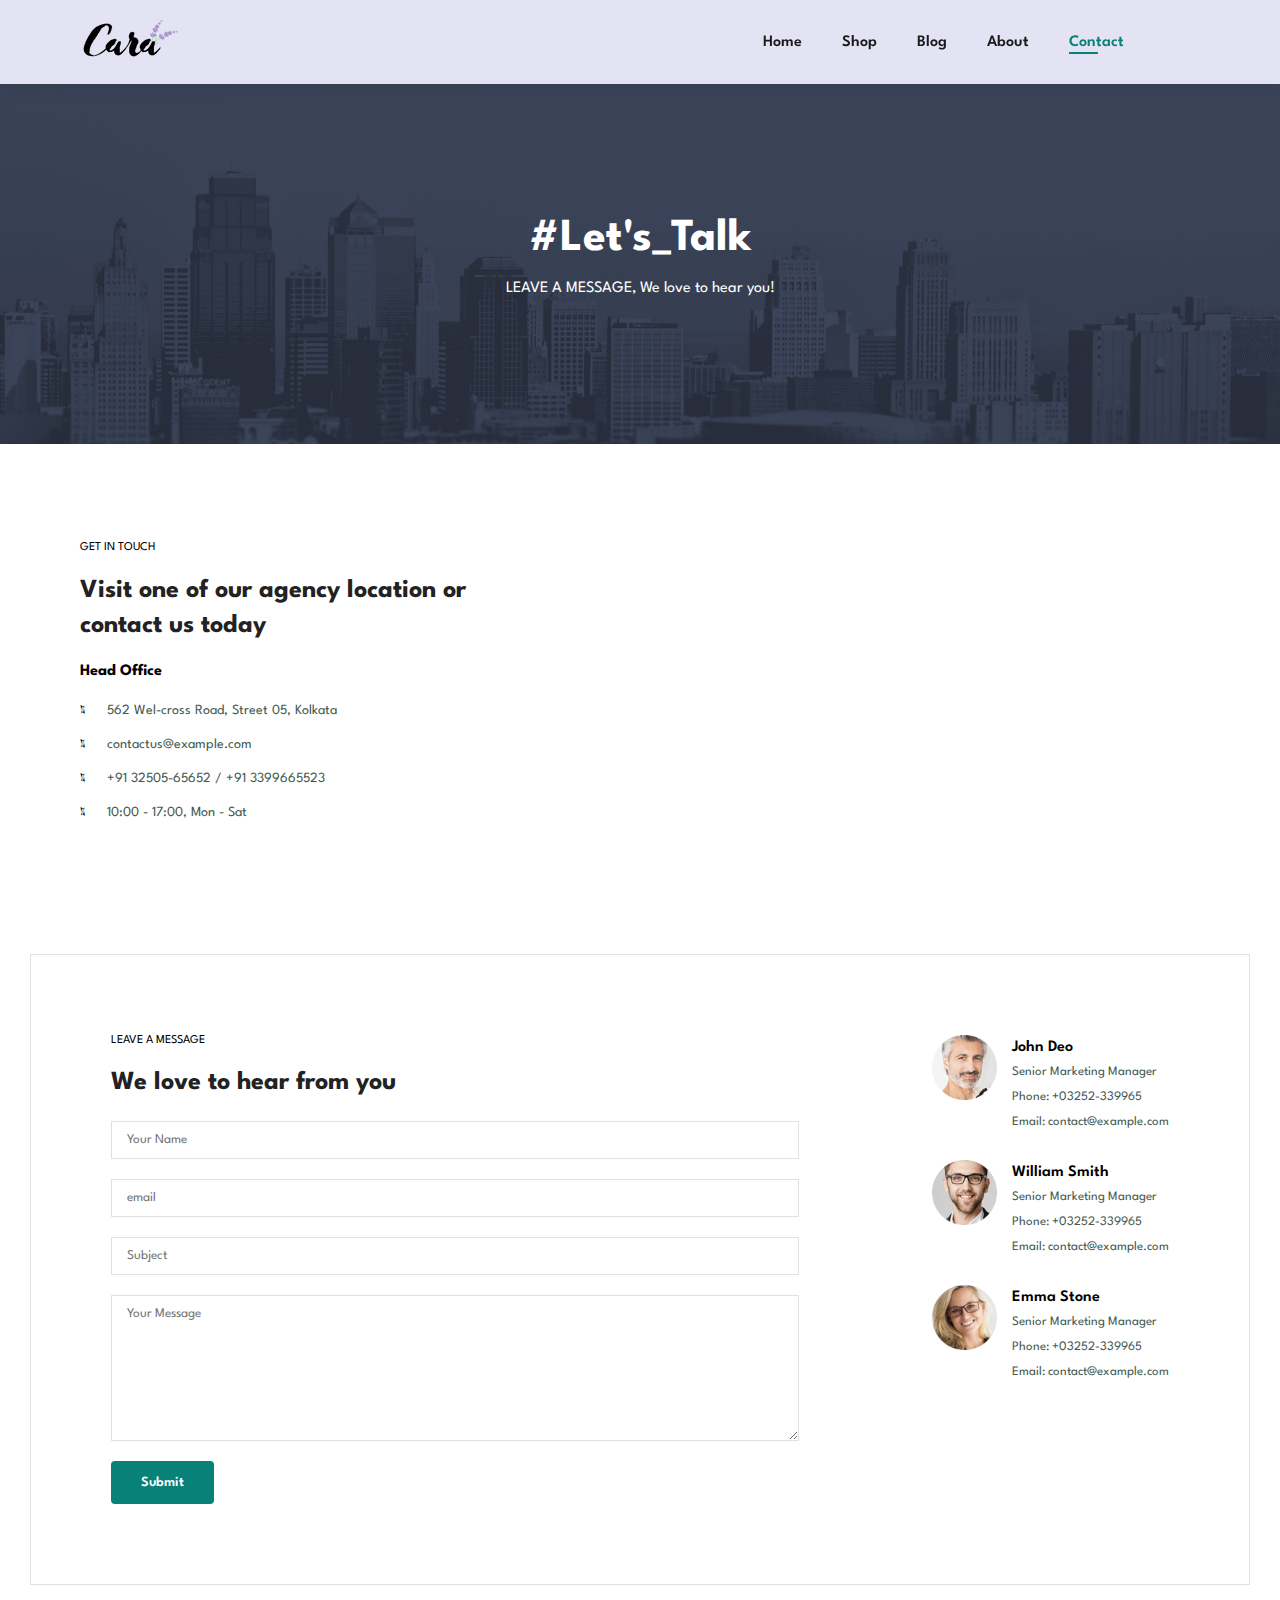
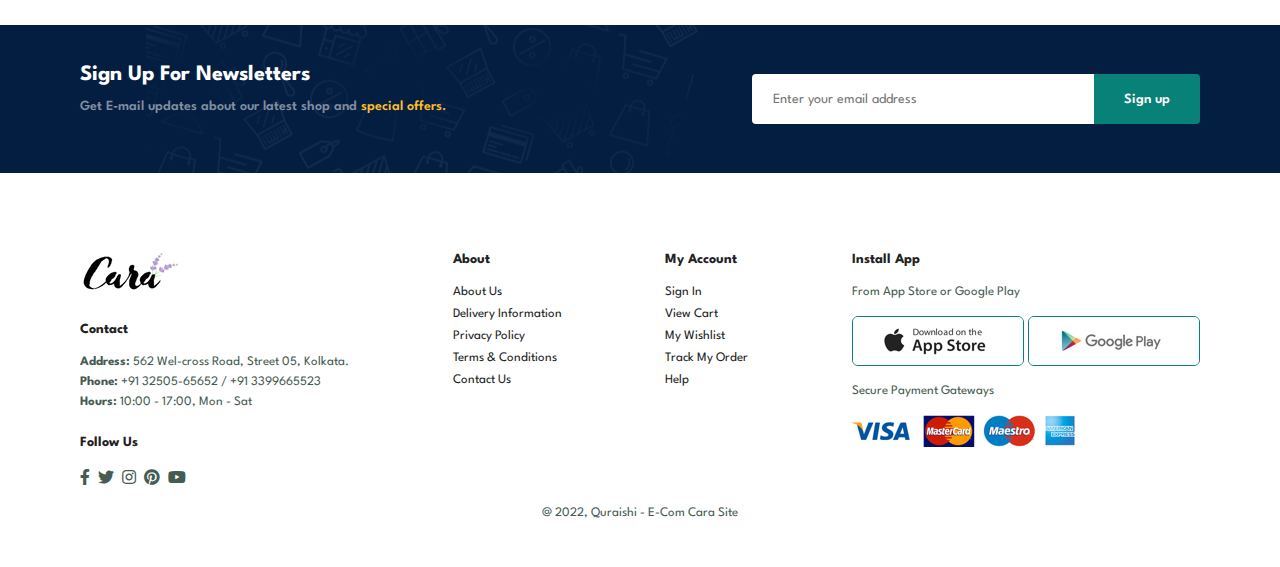
<file: contact.html>
<!DOCTYPE html>
<html lang="en">
  <head>
    <meta charset="UTF-8" />
    <meta http-equiv="X-UA-Compatible" content="IE=edge" />
    <meta name="viewport" content="width=device-width, initial-scale=1.0" />
    <title>Cara | E-Commerce</title>
    <!-- Font-Awesone CDN Link -->
    <link
      rel="stylesheet"
      href="https://pro.fontawesome.com/releases/v5.10.0/css/all.css"
    />
    <!--Link Style.CSS-->
    <link rel="stylesheet" href="./style.css" />
  </head>
  <body>
    <!---Header-->
    <section id="header">
      <!-- logo -->
      <a href="./index.html"
        ><img src="./img/logo.png" class="logo" alt="logo"
      /></a>
      <!-- Nav-Links -->
      <div>
        <ul id="navbar">
          <li><a href="./index.html">Home</a></li>
          <li><a href="./shop.html">Shop</a></li>
          <li><a href="./blog.html">Blog</a></li>
          <li><a href="./about.html">About</a></li>
          <li><a href="./contact.html" class="active">Contact</a></li>
          <li id="lg-bag">
            <a href="./cart.html"><i class="far fa-shopping-bag"></i></a>
          </li>
          <a href="#" id="closed"><i class="far fa-times"></i></a>
        </ul>
      </div>
      <!-- Mobile Nav -->
      <div id="mobile">
        <a href="./cart.html"><i class="far fa-shopping-bag"></i></a>
        <i id="bar" class="fas fa-outdent"></i>
      </div>
    </section>
    <!--Page Header -->
    <section id="page-header" class="contact-header">
      <h2>#Let's_Talk</h2>
      <p>LEAVE A MESSAGE, We love to hear you!</p>
    </section>
    <!-- Contact-Details -->
    <section id="contact-details" class="section-p1">
      <!-- Details -->
      <div class="details">
        <span>GET IN TOUCH</span>
        <h2>Visit one of our agency location or contact us today</h2>
        <h3>Head Office</h3>
        <div>
          <li>
            <i class="fal fa-map"></i>
            <p>562 Wel-cross Road, Street 05, Kolkata</p>
          </li>
          <li>
            <i class="fal fa-envelope"></i>
            <p>contactus@example.com</p>
          </li>
          <li>
            <i class="fal fa-phone-alt"></i>
            <p>+91 32505-65652 / +91 3399665523</p>
          </li>
          <li>
            <i class="fal fa-clock"></i>
            <p>10:00 - 17:00, Mon - Sat</p>
          </li>
        </div>
      </div>
      <!-- Map -->
      <div class="map">
        <iframe
          src="https://www.google.com/maps/embed?pb=!1m18!1m12!1m3!1d206253.45012861438!2d-115.31508258571672!3d36.124918453865035!2m3!1f0!2f0!3f0!3m2!1i1024!2i768!4f13.1!3m3!1m2!1s0x80beb782a4f57dd1%3A0x3accd5e6d5b379a3!2sLas%20Vegas%2C%20NV%2C%20USA!5e0!3m2!1sen!2sru!4v1580850940897!5m2!1sen!2sru"
          width="600"
          height="450"
          frameborder="0"
          style="border: 0"
          allowfullscreen=""
          loading="lazy"
        ></iframe>
      </div>
    </section>
    <!-- Form Details -->
    <section id="form-details">
      <form action="">
        <span>LEAVE A MESSAGE</span>
        <h2>We love to hear from you</h2>
        <input type="text" placeholder="Your Name" >
        <input type="email" placeholder="email" >
        <input type="text" placeholder="Subject" >
        <textarea name="" id="" cols="30" rows="10" placeholder="Your Message" ></textarea>
        <button type="submit" class="normal" >Submit</button>
      </form>
      <!---People-->
      <div class="people">
        <div>
          <img src="./img/people/1.png" alt="img">
          <p><span>John Deo</span> Senior Marketing Manager <br/> Phone: +03252-339965 <br/> Email: contact@example.com</p>
        </div>
        <div>
          <img src="./img/people/2.png" alt="img">
          <p><span>William Smith</span> Senior Marketing Manager <br/> Phone: +03252-339965 <br/> Email: contact@example.com</p>
        </div>
        <div>
          <img src="./img/people/3.png" alt="img">
          <p><span>Emma Stone</span> Senior Marketing Manager <br/> Phone: +03252-339965 <br/> Email: contact@example.com</p>
        </div>
      </div>
    </section>

    <!---newsletter-->
    <section id="newsletter" class="section-p1 section-m1">
      <div class="newstext">
        <h4>Sign Up For Newsletters</h4>
        <p>
          Get E-mail updates about our latest shop and
          <span>special offers.</span>
        </p>
      </div>
      <div class="form">
        <input type="text" placeholder="Enter your email address" />
        <button class="normal">Sign up</button>
      </div>
    </section>

    <!---Footer-->
    <footer class="section-p1">
      <div class="col">
        <img class="f-logo" src="./img/logo.png" alt="logo" />
        <h4>Contact</h4>
        <p><strong>Address:</strong> 562 Wel-cross Road, Street 05, Kolkata.</p>
        <p><strong>Phone:</strong> +91 32505-65652 / +91 3399665523</p>
        <p><strong>Hours:</strong> 10:00 - 17:00, Mon - Sat</p>
        <div class="follow">
          <h4>Follow Us</h4>
          <div class="icon">
            <i class="fab fa-facebook-f"></i>
            <i class="fab fa-twitter"></i>
            <i class="fab fa-instagram"></i>
            <i class="fab fa-pinterest"></i>
            <i class="fab fa-youtube"></i>
          </div>
        </div>
      </div>
      <div class="col">
        <h4>About</h4>
        <a href="#">About Us</a>
        <a href="#">Delivery Information</a>
        <a href="#">Privacy Policy</a>
        <a href="#">Terms & Conditions</a>
        <a href="#">Contact Us</a>
      </div>
      <div class="col">
        <h4>My Account</h4>
        <a href="#">Sign In</a>
        <a href="#">View Cart</a>
        <a href="#">My Wishlist</a>
        <a href="#">Track My Order</a>
        <a href="#">Help</a>
      </div>
      <div class="col install">
        <h4>Install App</h4>
        <p>From App Store or Google Play</p>
        <div class="row">
          <img src="./img/pay/app.jpg" alt="app" />
          <img src="./img/pay/play.jpg" alt="play" />
        </div>
        <p>Secure Payment Gateways</p>
        <img src="./img/pay/pay.png" alt="pay" />
      </div>
      <div class="copyright">
        <p>@ 2022, Quraishi - E-Com Cara Site</p>
      </div>
    </footer>

    <!--Link JavaScript-->
    <script src="./script.js"></script>
  </body>
</html>
</file>
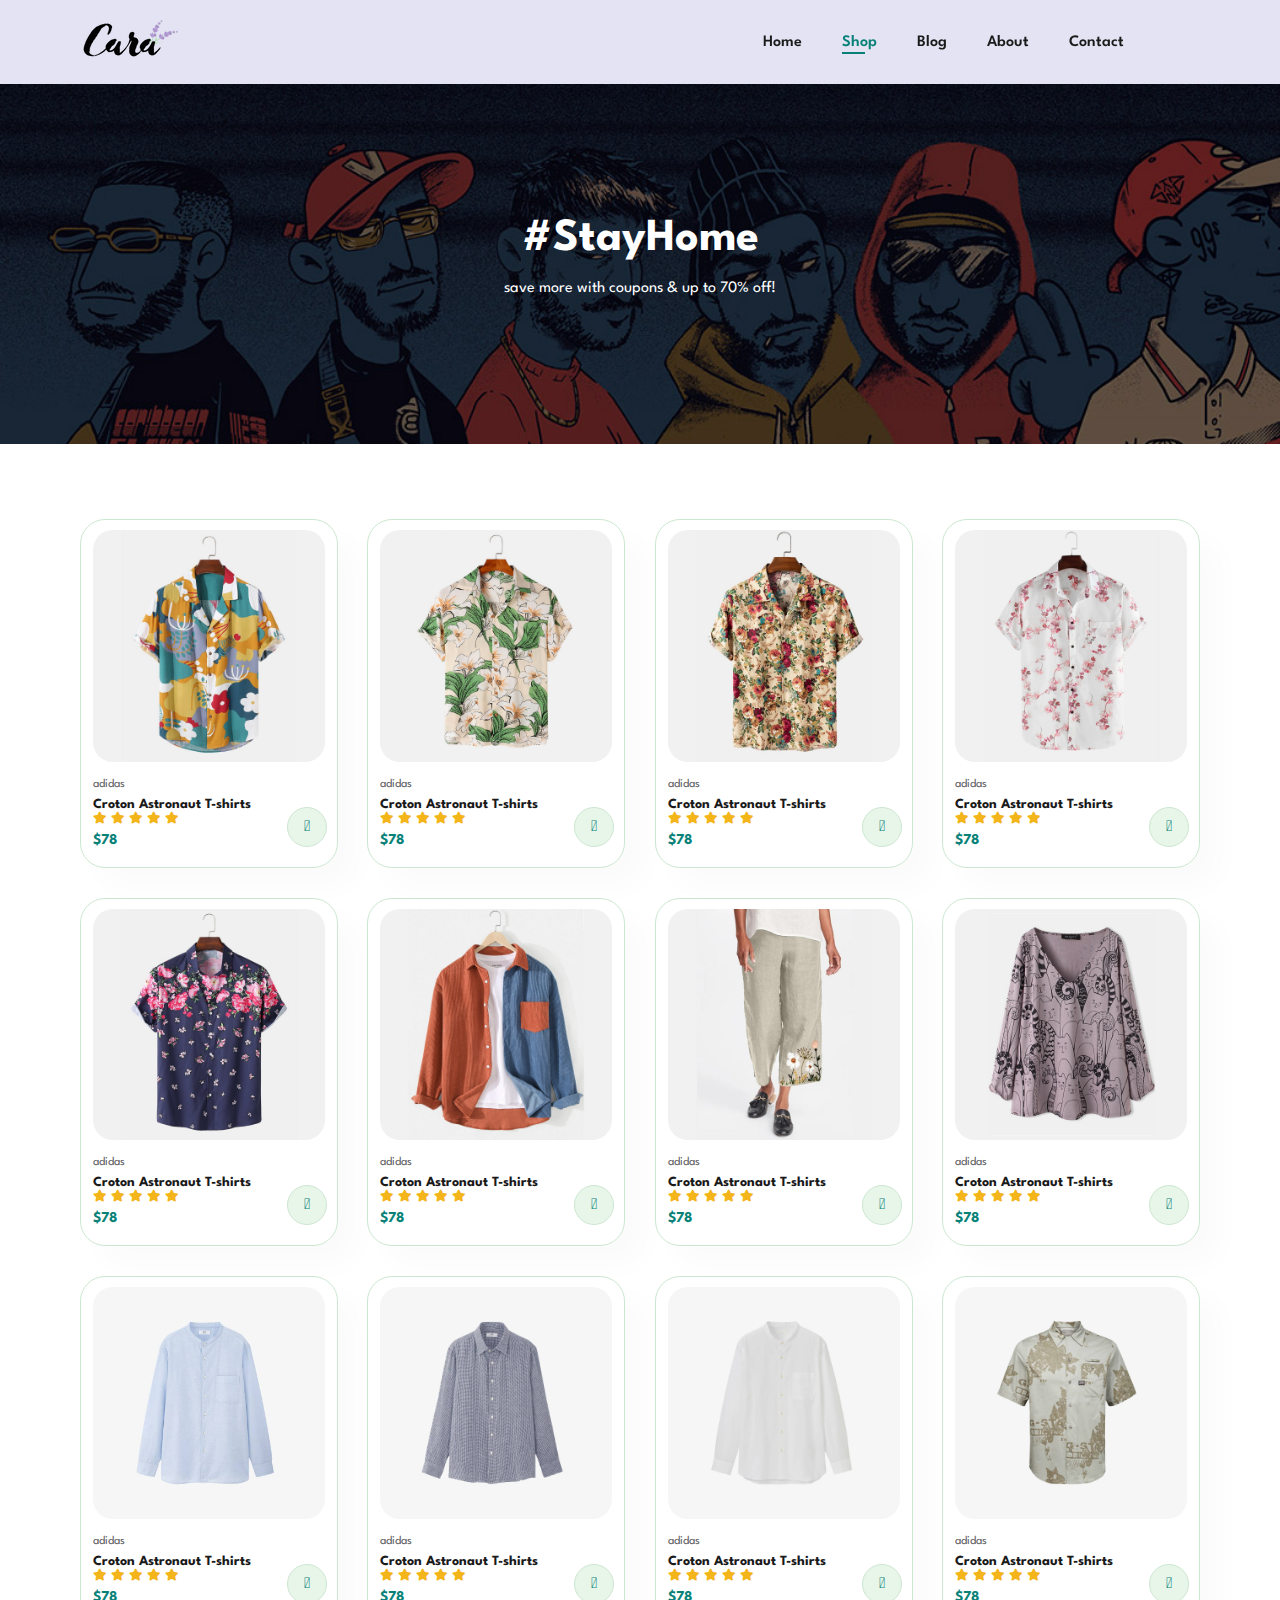
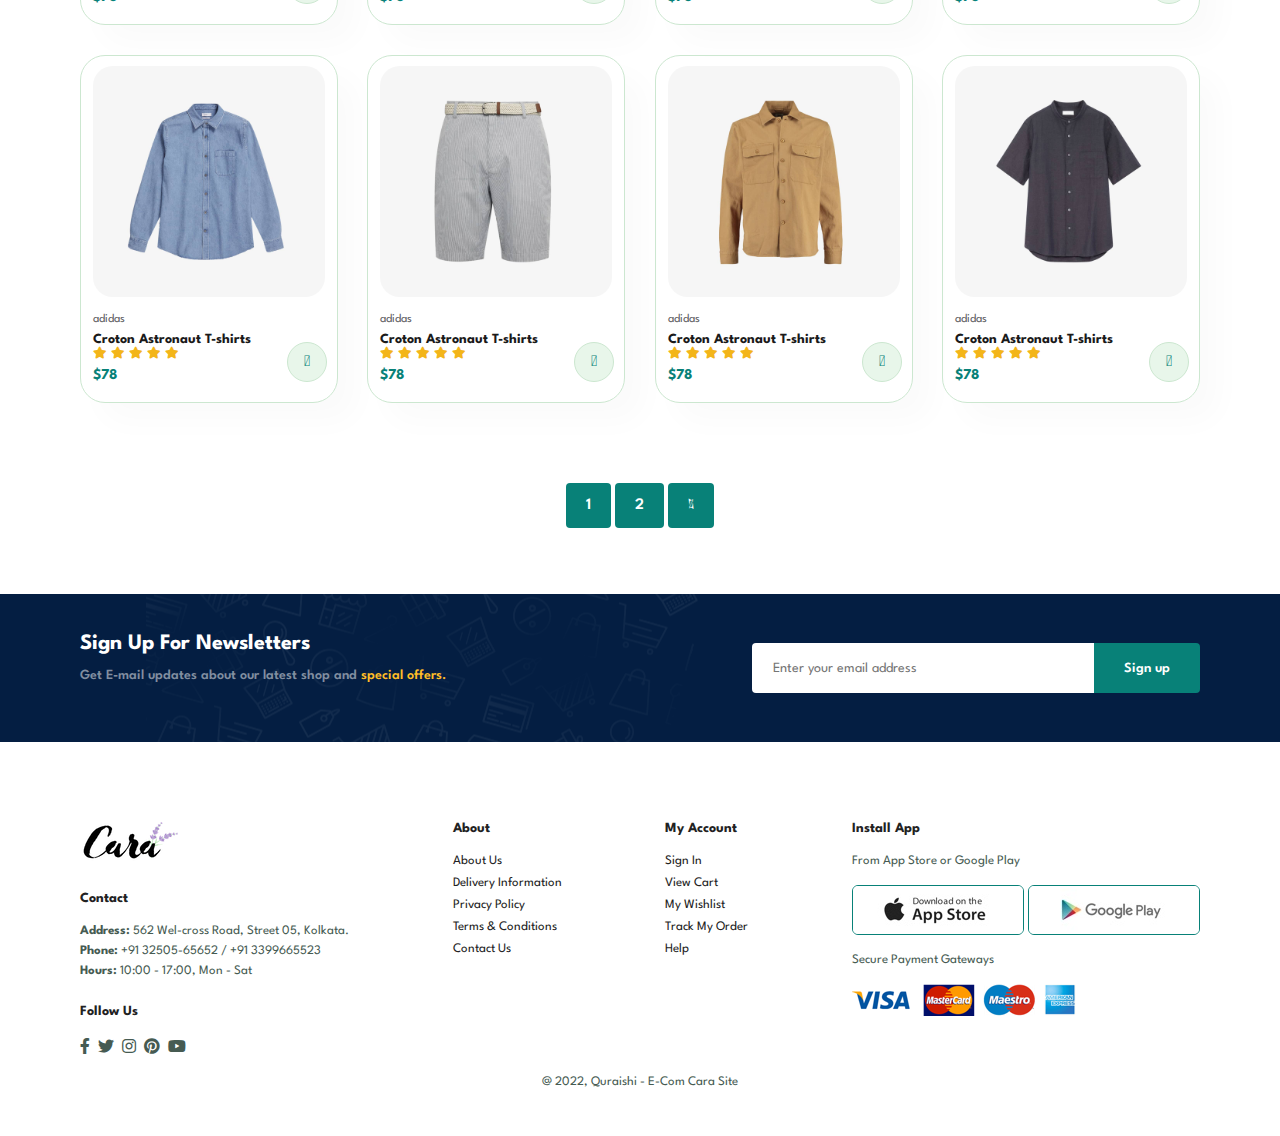
<file: shop.html>
<!DOCTYPE html>
<html lang="en">
  <head>
    <meta charset="UTF-8" />
    <meta http-equiv="X-UA-Compatible" content="IE=edge" />
    <meta name="viewport" content="width=device-width, initial-scale=1.0" />
    <title>Cara | E-Commerce</title>
    <!-- Font-Awesone CDN Link -->
    <link
      rel="stylesheet"
      href="https://pro.fontawesome.com/releases/v5.10.0/css/all.css"
    />
    <!--Link Style.CSS-->
    <link rel="stylesheet" href="./style.css" />
  </head>
  <body>
    <!---Header-->
    <section id="header">
      <!-- logo -->
      <a href="./index.html"><img src="./img/logo.png" class="logo" alt="logo" /></a>
      <!-- Nav-Links -->
      <div>
        <ul id="navbar">
          <li><a href="./index.html">Home</a></li>
          <li><a href="./shop.html" class="active">Shop</a></li>
          <li><a href="./blog.html">Blog</a></li>
          <li><a href="./about.html">About</a></li>
          <li><a href="./contact.html">Contact</a></li>
          <li id="lg-bag">
            <a href="./cart.html"><i class="far fa-shopping-bag"></i></a>
          </li>
          <a href="#" id="closed"><i class="far fa-times"></i></a>
        </ul>
      </div>
      <!-- Mobile Nav -->
      <div id="mobile">
        <a href="./cart.html"><i class="far fa-shopping-bag"></i></a>
        <i id="bar" class="fas fa-outdent"></i>
      </div>
    </section>
    <!--Page Header -->
    <section id="page-header">
      <h2>#StayHome</h2>
      <p>save more with coupons & up to 70% off!</p>
    </section>

    <!--Features Products-->
    <section id="product1" class="section-p1">
      <div class="pro-container">
        <!--Product--->
        <div class="pro" onclick="window.location.href='singleProduct.html'" >
          <img src="./img/products/f1.jpg" alt="product-1" srcset="" />
          <div class="des">
            <span>adidas</span>
            <h5>Croton Astronaut T-shirts</h5>
            <div class="star">
              <i class="fas fa-star"></i>
              <i class="fas fa-star"></i>
              <i class="fas fa-star"></i>
              <i class="fas fa-star"></i>
              <i class="fas fa-star"></i>
            </div>
            <h4>$78</h4>
          </div>
          <a href="#"><i class="fal fa-shopping-cart cart"></i></a>
        </div>
        <!--Product--->
        <div class="pro">
          <img src="./img/products/f2.jpg" alt="product-1" srcset="" />
          <div class="des">
            <span>adidas</span>
            <h5>Croton Astronaut T-shirts</h5>
            <div class="star">
              <i class="fas fa-star"></i>
              <i class="fas fa-star"></i>
              <i class="fas fa-star"></i>
              <i class="fas fa-star"></i>
              <i class="fas fa-star"></i>
            </div>
            <h4>$78</h4>
          </div>
          <a href="#"><i class="fal fa-shopping-cart cart"></i></a>
        </div>
        <!--Product--->
        <div class="pro">
          <img src="./img/products/f3.jpg" alt="product-1" />
          <div class="des">
            <span>adidas</span>
            <h5>Croton Astronaut T-shirts</h5>
            <div class="star">
              <i class="fas fa-star"></i>
              <i class="fas fa-star"></i>
              <i class="fas fa-star"></i>
              <i class="fas fa-star"></i>
              <i class="fas fa-star"></i>
            </div>
            <h4>$78</h4>
          </div>
          <a href="#"><i class="fal fa-shopping-cart cart"></i></a>
        </div>
        <!--Product--->
        <div class="pro">
          <img src="./img/products/f4.jpg" alt="product-1" srcset="" />
          <div class="des">
            <span>adidas</span>
            <h5>Croton Astronaut T-shirts</h5>
            <div class="star">
              <i class="fas fa-star"></i>
              <i class="fas fa-star"></i>
              <i class="fas fa-star"></i>
              <i class="fas fa-star"></i>
              <i class="fas fa-star"></i>
            </div>
            <h4>$78</h4>
          </div>
          <a href="#"><i class="fal fa-shopping-cart cart"></i></a>
        </div>
        <!--Product--->
        <div class="pro">
          <img src="./img/products/f5.jpg" alt="product-1" srcset="" />
          <div class="des">
            <span>adidas</span>
            <h5>Croton Astronaut T-shirts</h5>
            <div class="star">
              <i class="fas fa-star"></i>
              <i class="fas fa-star"></i>
              <i class="fas fa-star"></i>
              <i class="fas fa-star"></i>
              <i class="fas fa-star"></i>
            </div>
            <h4>$78</h4>
          </div>
          <a href="#"><i class="fal fa-shopping-cart cart"></i></a>
        </div>
        <!--Product--->
        <div class="pro">
          <img src="./img/products/f6.jpg" alt="product-1" srcset="" />
          <div class="des">
            <span>adidas</span>
            <h5>Croton Astronaut T-shirts</h5>
            <div class="star">
              <i class="fas fa-star"></i>
              <i class="fas fa-star"></i>
              <i class="fas fa-star"></i>
              <i class="fas fa-star"></i>
              <i class="fas fa-star"></i>
            </div>
            <h4>$78</h4>
          </div>
          <a href="#"><i class="fal fa-shopping-cart cart"></i></a>
        </div>
        <!--Product--->
        <div class="pro">
          <img src="./img/products/f7.jpg" alt="product-1" srcset="" />
          <div class="des">
            <span>adidas</span>
            <h5>Croton Astronaut T-shirts</h5>
            <div class="star">
              <i class="fas fa-star"></i>
              <i class="fas fa-star"></i>
              <i class="fas fa-star"></i>
              <i class="fas fa-star"></i>
              <i class="fas fa-star"></i>
            </div>
            <h4>$78</h4>
          </div>
          <a href="#"><i class="fal fa-shopping-cart cart"></i></a>
        </div>
        <!--Product--->
        <div class="pro">
          <img src="./img/products/f8.jpg" alt="product-1" srcset="" />
          <div class="des">
            <span>adidas</span>
            <h5>Croton Astronaut T-shirts</h5>
            <div class="star">
              <i class="fas fa-star"></i>
              <i class="fas fa-star"></i>
              <i class="fas fa-star"></i>
              <i class="fas fa-star"></i>
              <i class="fas fa-star"></i>
            </div>
            <h4>$78</h4>
          </div>
          <a href="#"><i class="fal fa-shopping-cart cart"></i></a>
        </div>
        <!--Product--->
        <div class="pro">
          <img src="./img/products/n1.jpg" alt="product-1" srcset="" />
          <div class="des">
            <span>adidas</span>
            <h5>Croton Astronaut T-shirts</h5>
            <div class="star">
              <i class="fas fa-star"></i>
              <i class="fas fa-star"></i>
              <i class="fas fa-star"></i>
              <i class="fas fa-star"></i>
              <i class="fas fa-star"></i>
            </div>
            <h4>$78</h4>
          </div>
          <a href="#"><i class="fal fa-shopping-cart cart"></i></a>
        </div>
        <!--Product--->
        <div class="pro">
          <img src="./img/products/n2.jpg" alt="product-1" srcset="" />
          <div class="des">
            <span>adidas</span>
            <h5>Croton Astronaut T-shirts</h5>
            <div class="star">
              <i class="fas fa-star"></i>
              <i class="fas fa-star"></i>
              <i class="fas fa-star"></i>
              <i class="fas fa-star"></i>
              <i class="fas fa-star"></i>
            </div>
            <h4>$78</h4>
          </div>
          <a href="#"><i class="fal fa-shopping-cart cart"></i></a>
        </div>
        <!--Product--->
        <div class="pro">
          <img src="./img/products/n3.jpg" alt="product-1" />
          <div class="des">
            <span>adidas</span>
            <h5>Croton Astronaut T-shirts</h5>
            <div class="star">
              <i class="fas fa-star"></i>
              <i class="fas fa-star"></i>
              <i class="fas fa-star"></i>
              <i class="fas fa-star"></i>
              <i class="fas fa-star"></i>
            </div>
            <h4>$78</h4>
          </div>
          <a href="#"><i class="fal fa-shopping-cart cart"></i></a>
        </div>
        <!--Product--->
        <div class="pro">
          <img src="./img/products/n4.jpg" alt="product-1" srcset="" />
          <div class="des">
            <span>adidas</span>
            <h5>Croton Astronaut T-shirts</h5>
            <div class="star">
              <i class="fas fa-star"></i>
              <i class="fas fa-star"></i>
              <i class="fas fa-star"></i>
              <i class="fas fa-star"></i>
              <i class="fas fa-star"></i>
            </div>
            <h4>$78</h4>
          </div>
          <a href="#"><i class="fal fa-shopping-cart cart"></i></a>
        </div>
        <!--Product--->
        <div class="pro">
          <img src="./img/products/n5.jpg" alt="product-1" srcset="" />
          <div class="des">
            <span>adidas</span>
            <h5>Croton Astronaut T-shirts</h5>
            <div class="star">
              <i class="fas fa-star"></i>
              <i class="fas fa-star"></i>
              <i class="fas fa-star"></i>
              <i class="fas fa-star"></i>
              <i class="fas fa-star"></i>
            </div>
            <h4>$78</h4>
          </div>
          <a href="#"><i class="fal fa-shopping-cart cart"></i></a>
        </div>
        <!--Product--->
        <div class="pro">
          <img src="./img/products/n6.jpg" alt="product-1" srcset="" />
          <div class="des">
            <span>adidas</span>
            <h5>Croton Astronaut T-shirts</h5>
            <div class="star">
              <i class="fas fa-star"></i>
              <i class="fas fa-star"></i>
              <i class="fas fa-star"></i>
              <i class="fas fa-star"></i>
              <i class="fas fa-star"></i>
            </div>
            <h4>$78</h4>
          </div>
          <a href="#"><i class="fal fa-shopping-cart cart"></i></a>
        </div>
        <!--Product--->
        <div class="pro">
          <img src="./img/products/n7.jpg" alt="product-1" srcset="" />
          <div class="des">
            <span>adidas</span>
            <h5>Croton Astronaut T-shirts</h5>
            <div class="star">
              <i class="fas fa-star"></i>
              <i class="fas fa-star"></i>
              <i class="fas fa-star"></i>
              <i class="fas fa-star"></i>
              <i class="fas fa-star"></i>
            </div>
            <h4>$78</h4>
          </div>
          <a href="#"><i class="fal fa-shopping-cart cart"></i></a>
        </div>
        <!--Product--->
        <div class="pro">
          <img src="./img/products/n8.jpg" alt="product-1" srcset="" />
          <div class="des">
            <span>adidas</span>
            <h5>Croton Astronaut T-shirts</h5>
            <div class="star">
              <i class="fas fa-star"></i>
              <i class="fas fa-star"></i>
              <i class="fas fa-star"></i>
              <i class="fas fa-star"></i>
              <i class="fas fa-star"></i>
            </div>
            <h4>$78</h4>
          </div>
          <a href="#"><i class="fal fa-shopping-cart cart"></i></a>
        </div>
      </div>
    </section>

    <!---Pagination-->
    <section id="pagination" class="section-p1" >
        <a href="#">1</a>
        <a href="#">2</a>
        <a href="#"><i class="fal fa-long-arrow-alt-right"></i></a>

    </section> 

    <!---newsletter-->
    <section id="newsletter" class="section-p1 section-m1">
      <div class="newstext">
        <h4>Sign Up For Newsletters</h4>
        <p>
          Get E-mail updates about our latest shop and
          <span>special offers.</span>
        </p>
      </div>
      <div class="form">
        <input type="text" placeholder="Enter your email address" />
        <button class="normal">Sign up</button>
      </div>
    </section>
    <!---Footer-->
    <footer class="section-p1">
      <div class="col">
        <img class="f-logo" src="./img/logo.png" alt="logo" />
        <h4>Contact</h4>
        <p><strong>Address:</strong> 562 Wel-cross Road, Street 05, Kolkata.</p>
        <p><strong>Phone:</strong> +91 32505-65652 / +91 3399665523</p>
        <p><strong>Hours:</strong> 10:00 - 17:00, Mon - Sat</p>
        <div class="follow">
          <h4>Follow Us</h4>
          <div class="icon">
            <i class="fab fa-facebook-f"></i>
            <i class="fab fa-twitter"></i>
            <i class="fab fa-instagram"></i>
            <i class="fab fa-pinterest"></i>
            <i class="fab fa-youtube"></i>
          </div>
        </div>
      </div>
      <div class="col">
        <h4>About</h4>
        <a href="#">About Us</a>
        <a href="#">Delivery Information</a>
        <a href="#">Privacy Policy</a>
        <a href="#">Terms & Conditions</a>
        <a href="#">Contact Us</a>
      </div>
      <div class="col">
        <h4>My Account</h4>
        <a href="#">Sign In</a>
        <a href="#">View Cart</a>
        <a href="#">My Wishlist</a>
        <a href="#">Track My Order</a>
        <a href="#">Help</a>
      </div>
      <div class="col install">
        <h4>Install App</h4>
        <p>From App Store or Google Play</p>
        <div class="row">
          <img src="./img/pay/app.jpg" alt="app" />
          <img src="./img/pay/play.jpg" alt="play" />
        </div>
        <p>Secure Payment Gateways</p>
        <img src="./img/pay/pay.png" alt="pay" />
      </div>
      <div class="copyright">
        <p>@ 2022, Quraishi - E-Com Cara Site</p>
      </div>
    </footer>

    <!--Link JavaScript-->
    <script src="./script.js"></script>
  </body>
</html>
</file>
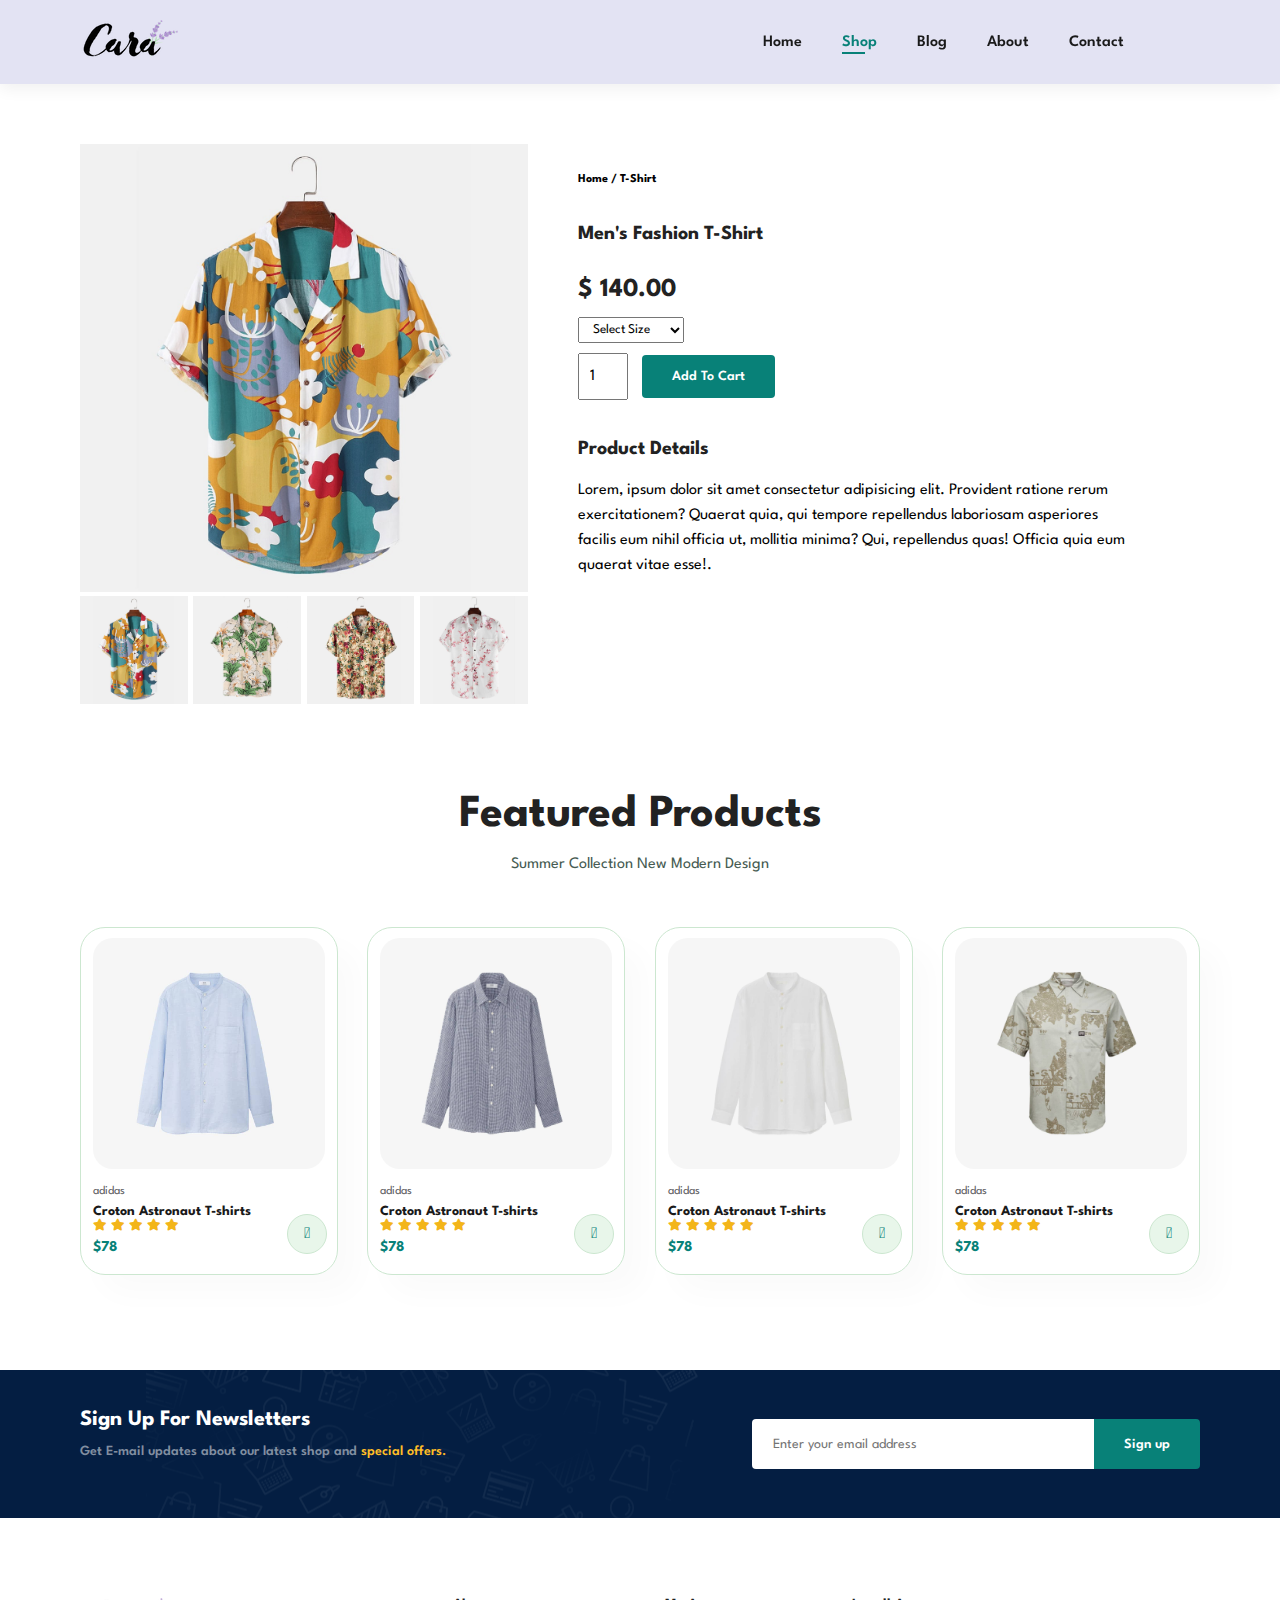
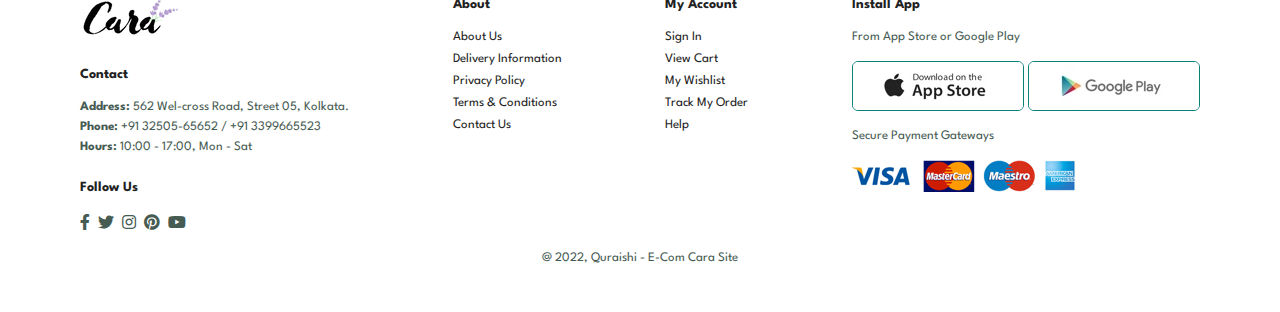
<file: singleProduct.html>
<!DOCTYPE html>
<html lang="en">
  <head>
    <meta charset="UTF-8" />
    <meta http-equiv="X-UA-Compatible" content="IE=edge" />
    <meta name="viewport" content="width=device-width, initial-scale=1.0" />
    <title>Cara | E-Commerce</title>
    <!-- Font-Awesone CDN Link -->
    <link
      rel="stylesheet"
      href="https://pro.fontawesome.com/releases/v5.10.0/css/all.css"
    />
    <!--Link Style.CSS-->
    <link rel="stylesheet" href="./style.css" />
  </head>
  <body>
    <!---Header-->
    <section id="header">
      <!-- logo -->
      <a href="./index.html"><img src="./img/logo.png" class="logo" alt="logo" /></a>
      <!-- Nav-Links -->
      <div>
        <ul id="navbar">
          <li><a href="./index.html">Home</a></li>
          <li><a href="./shop.html" class="active">Shop</a></li>
          <li><a href="./blog.html">Blog</a></li>
          <li><a href="./about.html">About</a></li>
          <li><a href="./contact.html">Contact</a></li>
          <li id="lg-bag">
            <a href="./cart.html"><i class="far fa-shopping-bag"></i></a>
          </li>
          <a href="#" id="closed"><i class="far fa-times"></i></a>
        </ul>
      </div>
      <!-- Mobile Nav -->
      <div id="mobile">
        <a href="./cart.html"><i class="far fa-shopping-bag"></i></a>
        <i id="bar" class="fas fa-outdent"></i>
      </div>
    </section>
    <!----Product details-->
    <section id="prodetails" class="section-p1">
      <!----Single Product Img-->
      <div class="single-pro-img">
        <!---Large Image-->
        <img
          src="./img/products/f1.jpg"
          alt="product"
          width="100%"
          id="MainImg"
        />
        <!----Small Img Group-->
        <div class="small-img-group">
          <!---Small Img-->
          <div class="small-img-col">
            <img
              src="./img/products/f1.jpg"
              alt="product"
              width="100%"
              class="small-img"
            />
          </div>
          <!---Small Img-->
          <div class="small-img-col">
            <img
              src="./img/products/f2.jpg"
              alt="product"
              width="100%"
              class="small-img"
            />
          </div>
          <!---Small Img-->
          <div class="small-img-col">
            <img
              src="./img/products/f3.jpg"
              alt="product"
              width="100%"
              class="small-img"
            />
          </div>
          <!---Small Img-->
          <div class="small-img-col">
            <img
              src="./img/products/f4.jpg"
              alt="product"
              width="100%"
              class="small-img"
            />
          </div>
        </div>
      </div>
      <!---Single Product Details -->
      <div class="single-pro-details">
        <h6>Home / T-Shirt</h6>
        <h4>Men's Fashion T-Shirt</h4>
        <h2>$ 140.00</h2>
        <select>
          <option>Select Size</option>
          <option>XL</option>
          <option>XXL</option>
          <option>Small</option>
          <option>Large</option>
          <option>Extra Large</option>
        </select>
        <input type="number" value="1" />
        <button class="normal">Add To Cart</button>
        <h4>Product Details</h4>
        <span
          >Lorem, ipsum dolor sit amet consectetur adipisicing elit. Provident
          ratione rerum exercitationem? Quaerat quia, qui tempore repellendus
          laboriosam asperiores facilis eum nihil officia ut, mollitia minima?
          Qui, repellendus quas! Officia quia eum quaerat vitae esse!.</span
        >
      </div>
    </section>
    <!---New Arrival Products-->
    <section id="product1" class="section-p1">
      <h2>Featured Products</h2>
      <p>Summer Collection New Modern Design</p>
      <div class="pro-container">
        <!--Product--->
        <div class="pro">
          <img src="./img/products/n1.jpg" alt="product-1" srcset="" />
          <div class="des">
            <span>adidas</span>
            <h5>Croton Astronaut T-shirts</h5>
            <div class="star">
              <i class="fas fa-star"></i>
              <i class="fas fa-star"></i>
              <i class="fas fa-star"></i>
              <i class="fas fa-star"></i>
              <i class="fas fa-star"></i>
            </div>
            <h4>$78</h4>
          </div>
          <a href="#"><i class="fal fa-shopping-cart cart"></i></a>
        </div>
        <!--Product--->
        <div class="pro">
          <img src="./img/products/n2.jpg" alt="product-1" srcset="" />
          <div class="des">
            <span>adidas</span>
            <h5>Croton Astronaut T-shirts</h5>
            <div class="star">
              <i class="fas fa-star"></i>
              <i class="fas fa-star"></i>
              <i class="fas fa-star"></i>
              <i class="fas fa-star"></i>
              <i class="fas fa-star"></i>
            </div>
            <h4>$78</h4>
          </div>
          <a href="#"><i class="fal fa-shopping-cart cart"></i></a>
        </div>
        <!--Product--->
        <div class="pro">
          <img src="./img/products/n3.jpg" alt="product-1" />
          <div class="des">
            <span>adidas</span>
            <h5>Croton Astronaut T-shirts</h5>
            <div class="star">
              <i class="fas fa-star"></i>
              <i class="fas fa-star"></i>
              <i class="fas fa-star"></i>
              <i class="fas fa-star"></i>
              <i class="fas fa-star"></i>
            </div>
            <h4>$78</h4>
          </div>
          <a href="#"><i class="fal fa-shopping-cart cart"></i></a>
        </div>
        <!--Product--->
        <div class="pro">
          <img src="./img/products/n4.jpg" alt="product-1" srcset="" />
          <div class="des">
            <span>adidas</span>
            <h5>Croton Astronaut T-shirts</h5>
            <div class="star">
              <i class="fas fa-star"></i>
              <i class="fas fa-star"></i>
              <i class="fas fa-star"></i>
              <i class="fas fa-star"></i>
              <i class="fas fa-star"></i>
            </div>
            <h4>$78</h4>
          </div>
          <a href="#"><i class="fal fa-shopping-cart cart"></i></a>
        </div>
      </div>
    </section>

    <!---newsletter-->
    <section id="newsletter" class="section-p1 section-m1">
      <div class="newstext">
        <h4>Sign Up For Newsletters</h4>
        <p>
          Get E-mail updates about our latest shop and
          <span>special offers.</span>
        </p>
      </div>
      <div class="form">
        <input type="text" placeholder="Enter your email address" />
        <button class="normal">Sign up</button>
      </div>
    </section>
    <!---Footer-->
    <footer class="section-p1">
      <div class="col">
        <img class="f-logo" src="./img/logo.png" alt="logo" />
        <h4>Contact</h4>
        <p><strong>Address:</strong> 562 Wel-cross Road, Street 05, Kolkata.</p>
        <p><strong>Phone:</strong> +91 32505-65652 / +91 3399665523</p>
        <p><strong>Hours:</strong> 10:00 - 17:00, Mon - Sat</p>
        <div class="follow">
          <h4>Follow Us</h4>
          <div class="icon">
            <i class="fab fa-facebook-f"></i>
            <i class="fab fa-twitter"></i>
            <i class="fab fa-instagram"></i>
            <i class="fab fa-pinterest"></i>
            <i class="fab fa-youtube"></i>
          </div>
        </div>
      </div>
      <div class="col">
        <h4>About</h4>
        <a href="#">About Us</a>
        <a href="#">Delivery Information</a>
        <a href="#">Privacy Policy</a>
        <a href="#">Terms & Conditions</a>
        <a href="#">Contact Us</a>
      </div>
      <div class="col">
        <h4>My Account</h4>
        <a href="#">Sign In</a>
        <a href="#">View Cart</a>
        <a href="#">My Wishlist</a>
        <a href="#">Track My Order</a>
        <a href="#">Help</a>
      </div>
      <div class="col install">
        <h4>Install App</h4>
        <p>From App Store or Google Play</p>
        <div class="row">
          <img src="./img/pay/app.jpg" alt="app" />
          <img src="./img/pay/play.jpg" alt="play" />
        </div>
        <p>Secure Payment Gateways</p>
        <img src="./img/pay/pay.png" alt="pay" />
      </div>
      <div class="copyright">
        <p>@ 2022, Quraishi - E-Com Cara Site</p>
      </div>
    </footer>

    <!--JavaScript-->
    <script>
      //Select Elements
      var MainImg = document.getElementById("MainImg");
      var SmallImg = document.getElementsByClassName("small-img");

      SmallImg[0].onclick = function(){
        MainImg.src = SmallImg[0].src;
      }
      SmallImg[1].onclick = function(){
        MainImg.src = SmallImg[1].src;
      }
      SmallImg[2].onclick = function(){
        MainImg.src = SmallImg[2].src;
      }
      SmallImg[3].onclick = function(){
        MainImg.src = SmallImg[3].src;
      }

    </script>
    <!--Link JavaScript-->
    <script src="./script.js"></script>
  </body>
</html>
</file>
<file: style.css>
/* Import Google Font Spartan */
@import url("https://fonts.googleapis.com/css2?family=Spartan:wght@100;200;300;400;500;600;700;800;900&display=swap");
/* Reset  */
* {
  margin: 0;
  padding: 0;
  box-sizing: border-box;
  font-family: "Spartan", sans-serif;
}
h1 {
  font-size: 50px;
  line-height: 64px;
  color: #222;
}
h2 {
  font-size: 46px;
  line-height: 54px;
  color: #222;
}
h4 {
  font-size: 20px;
  color: #222;
}
h6 {
  font-weight: 700;
  font-size: 12px;
}
p {
  font-size: 16px;
  color: #465b52;
  margin: 15px 0 20px 0;
}
.section-p1 {
  padding: 40px 80px;
}
.section-m1 {
  margin: 40px 0;
}
button.normal {
  font-size: 14px;
  font-weight: 600;
  padding: 15px 30px;
  color: #000;
  background-color: #fff;
  border-radius: 4px;
  cursor: pointer;
  border: none;
  outline: none;
  transition: 0.2s;
}
button.white {
  font-size: 13px;
  font-weight: 600;
  padding: 11px 18px;
  color: #fff;
  background-color: transparent;
  cursor: pointer;
  border: 1px solid #fff;
  outline: none;
  transition: 0.2s;
}
body {
  width: 100%;
}
/*----Start Home Page----*/
/* Header Start */
#header {
  display: flex;
  align-items: center;
  justify-content: space-between;
  padding: 20px 80px;
  background: #e3e3f3;
  box-shadow: 0 5px 15px rgba(0, 0, 0, 0.06);
  z-index: 999;
  position: sticky;
  top: 0;
  left: 0;
}
#navbar {
  display: flex;
  align-items: center;
  justify-content: center;
}
/* #navbar {
    position: relative;
}
#navbar li:hover a::after{
    content:" ";
    width:30%;
    height:2px;
    color: #088178;
    position: absolute;
    bottom:-4px;
    left: 20px;
} */
#navbar li {
  list-style: none;
  padding: 0 20px;
  position: relative;
}
#navbar li a {
  text-decoration: none;
  font-size: 16px;
  font-weight: 600;
  color: #1a1a1a;
  transition: 0.3s ease;
}
#navbar li a:hover,
#navbar li a.active {
  color: #088178;
}
#navbar li a.active::after,
#navbar li a:hover::after {
  content: "";
  width: 30%;
  height: 2px;
  background: #088178;
  position: absolute;
  bottom: -4px;
  left: 20px;
}
#mobile {
  display: none;
}
#closed {
  display: none;
}
/*----Home Page---*/
#hero {
  background-image: url("./img/hero4.png");
  height: 90vh;
  width: 100%;
  background-position: top 25% right 0;
  background-size: cover;
  padding: 0 80px;
  display: flex;
  align-items: flex-start;
  justify-content: center;
  flex-direction: column;
}
#hero h4 {
  padding-bottom: 15px;
}
#hero h1 {
  color: #088178;
}
#hero button {
  background-image: url("./img/button.png");
  background-color: transparent;
  cursor: pointer;
  color: #088178;
  border: 0;
  padding: 14px 80px 14px 65px;
  background-repeat: no-repeat;
  font-size: 15px;
  font-weight: 700;
}
/*---Features---*/
#feature {
  display: flex;
  align-items: center;
  justify-content: space-between;
  flex-wrap: wrap;
}
#feature .fe-box {
  width: 180px;
  text-align: center;
  padding: 25px 15px;
  box-shadow: 20px 20px 34px rgba(0, 0, 0, 0.03);
  border: 1px solid #cce7d0;
  border-radius: 4px;
  margin: 15px 0;
}
#feature .fe-box:hover {
  box-shadow: 10px 10px 54px rgba(70, 62, 221, 0.1);
}
#feature .fe-box img {
  width: 100%;
  margin-bottom: 10px;
}
#feature .fe-box h6 {
  padding: 9px 8px 6px 8px;
  line-height: 1;
  border-radius: 4px;
  color: #088178;
  background-color: #fddde4;
  display: inline-block;
}
#feature .fe-box:nth-child(2) h6 {
  background-color: #cdebbc;
}
#feature .fe-box:nth-child(3) h6 {
  background-color: #d1e8f2;
}
#feature .fe-box:nth-child(4) h6 {
  background-color: #cdd4f8;
}
#feature .fe-box:nth-child(5) h6 {
  background-color: #f6dbf6;
}
#feature .fe-box:nth-child(6) h6 {
  background-color: #fff2e5;
}
/*----Features Products---*/
#product1 {
  text-align: center;
}
#product1 .pro-container {
  display: flex;
  justify-content: space-between;
  flex-wrap: wrap;
  padding-top: 20px;
}
#product1 .pro {
  width: 23%;
  min-width: 250px;
  padding: 10px 12px;
  border: 1px solid #cce7d0;
  border-radius: 25px;
  cursor: pointer;
  box-shadow: 20px 20px 30px rgba(0, 0, 0, 0.02);
  margin: 15px 0;
  transition: 0.3s ease;
  position: relative;
}
#product1 .pro:hover {
  box-shadow: 20px 20px 30px rgba(0, 0, 0, 0.06);
}
#product1 .pro img {
  width: 100%;
  border-radius: 20px;
}
#product1 .pro .des {
  text-align: start;
  padding: 10px 0;
}
#product1 .pro .des span {
  color: #606063;
  font-size: 12px;
}
#product1 .pro .des h5 {
  padding-top: 7px;
  color: #1a1a1a;
  font-size: 14px;
}
#product1 .pro .des .star i {
  font-size: 12px;
  color: rgb(243, 181, 25);
}
#product1 .pro .des h4 {
  padding: 7px 0 0 0;
  font-size: 15px;
  font-weight: 700;
  color: #088178;
}
#product1 .pro .cart {
  width: 40px;
  height: 40px;
  line-height: 40px;
  border-radius: 50px;
  background-color: #e8f6ea;
  font-weight: 500;
  color: #088178;
  border: 1px solid #cce7d0;
  position: absolute;
  bottom: 20px;
  right: 10px;
}
/*----banner----*/
#banner {
  display: flex;
  flex-direction: column;
  align-items: center;
  text-align: center;
  justify-content: center;
  background-image: url("./img/banner/b2.jpg");
  background-repeat: no-repeat;
  background-size: cover;
  background-position: center;
  width: 100%;
  height: 40vh;
}
#banner h4 {
  color: #fff;
  font-size: 16px;
}
#banner h2 {
  color: #fff;
  font-size: 30px;
  padding: 10px 0;
}
#banner h2 span {
  color: #ef3636;
}
#banner button:hover {
  background-color: #088178;
  color: #fff;
}
/*---SM-Banner---*/
#sm-banner {
  display: flex;
  justify-content: space-between;
  flex-wrap: wrap;
}
#sm-banner .banner-box {
  display: flex;
  flex-direction: column;
  align-items: flex-start;
  justify-content: center;
  background-repeat: no-repeat;
  background-size: cover;
  background-position: center;
  min-width: 540px;
  height: 50vh;
  padding: 30px;
}
.banner-box-1 {
  background-image: url("./img/banner/b17.jpg");
}
.banner-box-2 {
  background-image: url("./img/banner/b10.jpg");
}
#sm-banner h4 {
  color: #fff;
  font-size: 20px;
  font-weight: 300;
}
#sm-banner h2 {
  color: #fff;
  font-size: 28px;
  font-weight: 800;
}
#sm-banner span {
  color: #fff;
  font-size: 14px;
  font-weight: 500;
  padding-bottom: 15px;
}
#sm-banner .banner-box:hover button {
  background-color: #088178;
  border: 1px solid #088178;
}
/*--Banner-*/
#banner3 {
  display: flex;
  justify-content: space-between;
  flex-wrap: wrap;
  padding: 0 80px;
}
#banner3 .banner-box {
  display: flex;
  flex-direction: column;
  align-items: flex-start;
  justify-content: center;
  background-repeat: no-repeat;
  background-size: cover;
  background-position: center;
  min-width: 30%;
  height: 30vh;
  padding: 20px;
  margin-bottom: 20px;
}
#banner3 .b-1 {
  background-image: url("./img/banner/b7.jpg");
}
#banner3 .b-2 {
  background-image: url("./img/banner/b4.jpg");
}
#banner3 .b-3 {
  background-image: url("./img/banner/b18.jpg");
}
#banner3 h2 {
  color: #fff;
  font-weight: 900;
  font-size: 22px;
}
#banner3 h3 {
  color: #ec544e;
  font-weight: 800;
  font-size: 15px;
}
/*----newsletter----*/
#newsletter {
  display: flex;
  justify-content: space-between;
  flex-wrap: wrap;
  align-items: center;
  background-image: url("./img/banner/b14.png");
  background-repeat: no-repeat;
  background-color: #041e42;
  background-position: 20% 30%;
}
#newsletter h4 {
  font-size: 22px;
  font-weight: 700;
  color: #fff;
}
#newsletter p {
  font-size: 14px;
  font-weight: 600;
  color: #818ea0;
}
#newsletter p span {
  color: #ffbd27;
}
#newsletter .form {
  width: 40%;
  display: flex;
}
#newsletter input {
  height: 3.125rem;
  padding: 0 1.25rem;
  font-size: 14px;
  width: 100%;
  border: 1px solid transparent;
  border-radius: 4px 0 0 4px;
  outline: none;
}
#newsletter button {
  background-color: #088178;
  color: #fff;
  white-space: nowrap;
  border-radius: 0 4px 4px 0;
}
/*----Footer---*/
footer {
  display: flex;
  flex-wrap: wrap;
  justify-content: space-between;
}
footer .col {
  display: flex;
  flex-direction: column;
  align-items: flex-start;
  margin-bottom: 20px;
}
footer .f-logo {
  margin-bottom: 30px;
}
footer h4 {
  font-size: 14px;
  padding-bottom: 20px;
}
footer p {
  font-size: 13px;
  margin: 0 0 8px 0;
}
footer a {
  font-size: 13px;
  text-decoration: none;
  color: #222;
  margin-bottom: 10px;
}
footer .follow {
  margin-top: 20px;
}
footer .follow i {
  color: #465b52;
  padding-right: 4px;
  cursor: pointer;
}
footer .install .row img {
  border: 1px solid #088178;
  border-radius: 6px;
}
footer .install img {
  margin: 10px 0 15px 0;
}
footer .follow i:hover,
footer a:hover {
  color: #088178;
}
footer .copyright {
  width: 100%;
  text-align: center;
}
/*----End Home Page---*/
/*-----Shop Page Start-------*/
#page-header {
  background-image: url("./img/banner/b1.jpg");
  width: 100%;
  height: 40vh;
  background-size: cover;
  display: flex;
  text-align: center;
  justify-content: center;
  flex-direction: column;
  padding: 14px;
}
#page-header h2,
#page-header p {
  color: #fff;
}
#pagination {
  text-align: center;
}
#pagination a {
  text-decoration: none;
  background-color: #088178;
  color: #fff;
  font-weight: 600;
  padding: 15px 20px;
  border-radius: 4px;
}
#pagination a i {
  font-size: 16px;
  font-weight: 600;
}
/*-----Shop Page End----*/

/*-----Single Product Page Start-----*/
#prodetails {
  display: flex;
  margin-top: 20px;
}
#prodetails .single-pro-img {
  width: 40%;
  margin-right: 50px;
}
.small-img-group {
  display: flex;
  justify-content: space-between;
}
.small-img-col {
  flex-basis: 24%;
  cursor: pointer;
}
#prodetails .single-pro-details {
  width: 50%;
  padding-top: 30px;
}
.single-pro-details h4 {
  padding: 40px 0 20px 0;
}
.single-pro-details h2 {
  font-size: 26px;
}
.single-pro-details select {
  display: block;
  padding: 5px 10px;
  margin-bottom: 10px;
}
.single-pro-details input {
  width: 50px;
  height: 47px;
  padding-left: 10px;
  margin-right: 10px;
  font-size: 16px;
}
.single-pro-details input:focus {
  outline: none;
}
.single-pro-details button {
  background-color: #088178;
  color: #fff;
}
.single-pro-details span {
  line-height: 25px;
}
/*-----Single Product Page End-----*/
/*-----Blog Page Start-----*/
#page-header.blog-header {
  background-image: url("./img/banner/b19.jpg");
}
#blog {
  padding: 150px 150px 0 150px;
}
#blog .blog-box {
  display: flex;
  align-items: center;
  width: 100%;
  position: relative;
  padding-bottom: 90px;
}
#blog .blog-img {
  width: 50%;
  margin-right: 40px;
}
#blog img {
  width: 100%;
  height: 300px;
  object-fit: cover;
}
#blog .blog-details {
  width: 50%;
}
#blog .blog-details a {
  text-decoration: none;
  font-size: 11px;
  color: #000;
  font-weight: 600;
  position: relative;
  transition: 0.3s;
}
#blog .blog-details a:hover {
  color: #088178;
}
#blog .blog-details a::after {
  content: "";
  width: 50px;
  height: 1px;
  background-color: #000;
  position: absolute;
  top: 4px;
  right: -60px;
  transition: 0.3s;
}
#blog .blog-details a:hover::after {
  background-color: #088178;
}
#blog .blog-box h1 {
  position: absolute;
  top: -40px;
  left: 0;
  font-size: 70px;
  font-weight: 700;
  color: #c9cbce;
  z-index: -9;
}
/*-----Blog Page End-----*/
/*----About Page Start-----*/
#page-header.about-header {
  background-image: url("./img/about/banner.png");
}
#about-head {
  display: flex;
  align-items: center;
}
#about-head img {
  width: 50%;
  height: auto;
}
#about-head div {
  padding-left: 40px;
  width: 50%;
}
#about-app {
  text-align: center;
}
#about-app .video {
  width: 70%;
  height: 100%;
  margin: 30px auto 0 auto;
}
#about-app .video video {
  width: 100%;
  height: 100%;
  border-radius: 20px;
}
/*------About Page End---*/
/*----Contact Page Start-----*/
#page-header.contact-header{
  background-image: url("./img/about/banner.png");
}
#contact-details{
  display: flex;
  align-items: center;
  justify-content: space-between;
}
#contact-details .details{
  width: 40%;
}
#contact-details .details Span,
#form-details form span{
  font-size: 12px;
}
#contact-details .details h2,
#form-details form h2{
  font-size: 26px;
  line-height: 35px;
  padding: 20px 0;
}
#contact-details .details h3{
  font-size: 16px;
  padding-bottom: 15px;
}
#contact-details .details div li{
  list-style: none;
  display: flex;
  padding: 10px 0;
}
#contact-details .details div li i{
  font-size: 14px;
  padding-right: 22px;
}
#contact-details .details div li p{
  margin: 0;
  font-size: 14px;
}
#contact-details .map{
  width: 55%;
  height: 400px;
}
#contact-details .map iframe{
  width: 100%;
  height: 100%;
}
#form-details{
  display: flex;
  justify-content: space-between;
  margin: 30px;
  padding: 80px;
  border: 1px solid #e1e1e1;
}
#form-details form{
  width: 65%;
  display: flex;
  flex-direction: column;
  align-items: flex-start;
}
#form-details form input,
#form-details form textarea{
  width: 100%;
  padding: 12px 15px;
  outline: none;
  margin-bottom: 20px;
  border: 1px solid #e1e1e1;
}
#form-details form button{
  background-color: #088178;
  color: #fff;
}
#form-details .people div{
  padding-bottom: 25px;
  display: flex;
  align-items: flex-start;
}
#form-details .people div img{
  width: 65px;
  height: 65px;
  object-fit: cover;
  margin-right: 15px;
}
#form-details .people div p{
  margin: 0;
  font-size: 13px;
  line-height: 25px;
}
#form-details .people div p span{
  display: block;
  font-size: 16px;
  font-weight: 600;
  color: #000;
}
/*----Contact Page End---*/
/*----Cart Page Start---*/
#cart{
  overflow-x: auto;
}
#cart table{
  width: 100%;
  border-collapse: collapse;
  table-layout: fixed;
  white-space: normal;
}
#cart table thead{
  border: 1px solid #e2e9e1;
  border-left: none;
  border-right: none;
}
#cart table thead td{
  font-weight: 700;
  text-transform: uppercase;
  font-size: 13px;
  padding: 18px 0;
}
#cart table img{
  width: 70px;
}
#cart table td:nth-child(1){
  width: 100px;
  text-align: center;
}
#cart table td:nth-child(2){
  width: 150px;
  text-align: center;
}
#cart table td:nth-child(3){
  width: 250px;
  text-align: center;
}
#cart table td:nth-child(4),
#cart table td:nth-child(5),
#cart table td:nth-child(6){
  width: 150px;
  text-align: center;
}
#cart table td:nth-child(5) input{
  width: 70px;
  padding: 10px 5px 10px 15px;
  outline: none;
}
#cart table tbody tr td{
  padding-top: 15px;
}
#cart table tbody td{
  font-size: 13px;
}
#cart-add{
  display: flex;
  flex-wrap: wrap;
  justify-content: space-between;
}
#coupon{
  width: 50%;
  margin-bottom: 30px;
}
#coupon h3, #subtotal h3{
  padding-bottom: 15px;
}
#coupon input{
  padding: 10px 20px;
  outline: none;
  width: 60%;
  margin-right: 10px;
  border: 1px solid #e2e9e1;
}
#coupon button, #subtotal button{
  background-color: #088178;
  color: #fff;
  padding: 12px 20px;
}
#subtotal{
  width: 40%;
  margin-bottom: 30px;
  border: 1px solid #e2e9e1;
  padding: 30px;
}
#subtotal table{
  border-collapse: collapse;
  width: 100%;
  margin-bottom: 20px;
}
#subtotal table td{
  width: 50%;
  border: 1px solid #e2e9e1;
  padding: 10px;
  font-size: 13px;
}




/*------Cart Page End----*/
/*----Start Media Query---*/
@media (max-width: 799px) {
  .section-p1 {
    padding: 40px 40px;
  }
  /*----NavBar---*/
  #mobile {
    display: flex;
    align-items: center;
  }
  #mobile i {
    color: #1a1a1a;
    font-size: 24px;
    padding-left: 20px;
    cursor: pointer;
  }
  #navbar {
    display: flex;
    flex-direction: column;
    align-items: flex-start;
    justify-content: flex-start;
    position: fixed;
    top: 0;
    right: -300px;
    height: 100vh;
    width: 300px;
    background-color: #e3e6f3;
    box-shadow: 0 40px 60px rgba(0, 0, 0, 0.1);
    padding: 80px 0 0 10px;
    transition: 0.3s ease;
  }
  #navbar.active {
    right: 0;
  }
  #navbar li {
    margin-bottom: 25px;
  }
  #closed {
    display: initial;
    position: absolute;
    top: 30px;
    left: 30px;
  }
  #closed i {
    color: #1a1a1a;
    font-size: 24px;
  }
  #lg-bag {
    display: none;
  }
  /*----Hero---*/
  #hero {
    height: 70vh;
    background-position: top 30% right 30%;
    padding: 0 80px;
  }
  #feature {
    justify-content: center;
  }
  #feature .fe-box {
    margin: 15px 15px;
  }
  /*----Features Products---*/
  #product1 .pro-container {
    justify-content: center;
  }
  #product1 .pro {
    margin: 15px;
  }
  /*---banner---*/
  #banner {
    height: 20vh;
  }
  #sm-banner .banner-box {
    min-width: 100%;
    height: 30vh;
  }
  #banner3 {
    padding: 0 40px;
  }
  #banner3 .banner-box {
    width: 28%;
  }
  /*---News Letters---*/
  #newsletter .form {
    width: 70%;
  }
  /*----Contact Page---*/
  #form-details {
    padding: 40px;
  }
  #form-details form {
    width: 50%;
}
}

/*----Start Media Query For Small Screen---*/
@media (max-width: 477px) {
  /*---NavBar---*/
  #header {
    padding: 10px 30px;
  }
  #hero h2 {
    font-size: 32px;
  }
  #hero h1 {
    font-size: 38px;
  }
  .section-p1 {
    padding: 20px;
  }
  #hero {
    background-position: 55%;
    padding: 0 20px;
  }
  #feature {
    justify-content: space-between;
  }
  #feature .fe-box {
    width: 155px;
    margin: 0 0 15px 0;
  }
  #product1 .pro {
    width: 100%;
  }
  #banner {
    height: 40vh;
  }
  #sm-banner .banner-box {
    height: 40vh;
    margin-bottom: 20px;
  }
  #banner3 {
    padding: 0 20px;
  }
  #banner3 .banner-box {
    width: 100%;
  }
  #newsletter {
    padding: 40px 20px;
  }
  #newsletter .form {
    width: 100%;
  }
  footer .copyright {
    text-align: start;
  }
  /*-----Single Product Page----*/
  #prodetails {
    flex-direction: column;
  }
  #prodetails .single-pro-img {
    width: 100%;
    margin-right: 0;
  }
  #prodetails .single-pro-details {
    width: 100%;
  }
  /*-------Blog Page-----*/
  #blog {
    padding: 100px 20px 0 20px;
  }
  #blog .blog-box {
    flex-direction: column;
    align-items: flex-start;
  }
  #blog .blog-img {
    width: 100%;
    margin-right: 0;
    margin-bottom: 30px;
  }
  #blog .blog-details {
    width: 100%;
  }
  /*----About Page---*/
  #about-head {
    flex-direction: column;
  }
  #about-head img {
    width: 100%;
    margin-bottom: 20px;
  }
  #about-head div {
    padding-left: 0;
    width: 100%;
  }
  #about-app .video {
    width: 100%;
  }
  /*-----Contact Page---*/
  #contact-details {
    flex-direction: column;
}
#contact-details .details,
#contact-details .map {
  width: 100%;
  margin-bottom: 30px;
}
#form-details {
  flex-wrap: wrap;
  margin: 10px;
  padding: 30px 10px;
}
#form-details form {
  width: 100%;
  margin-bottom: 40px;
}
/*------Cart Page---*/
#cart-add {
  flex-direction: column;
}
#coupon {
  width: 100%;
}
#subtotal {
  width: 100%;
}

}
</file>
